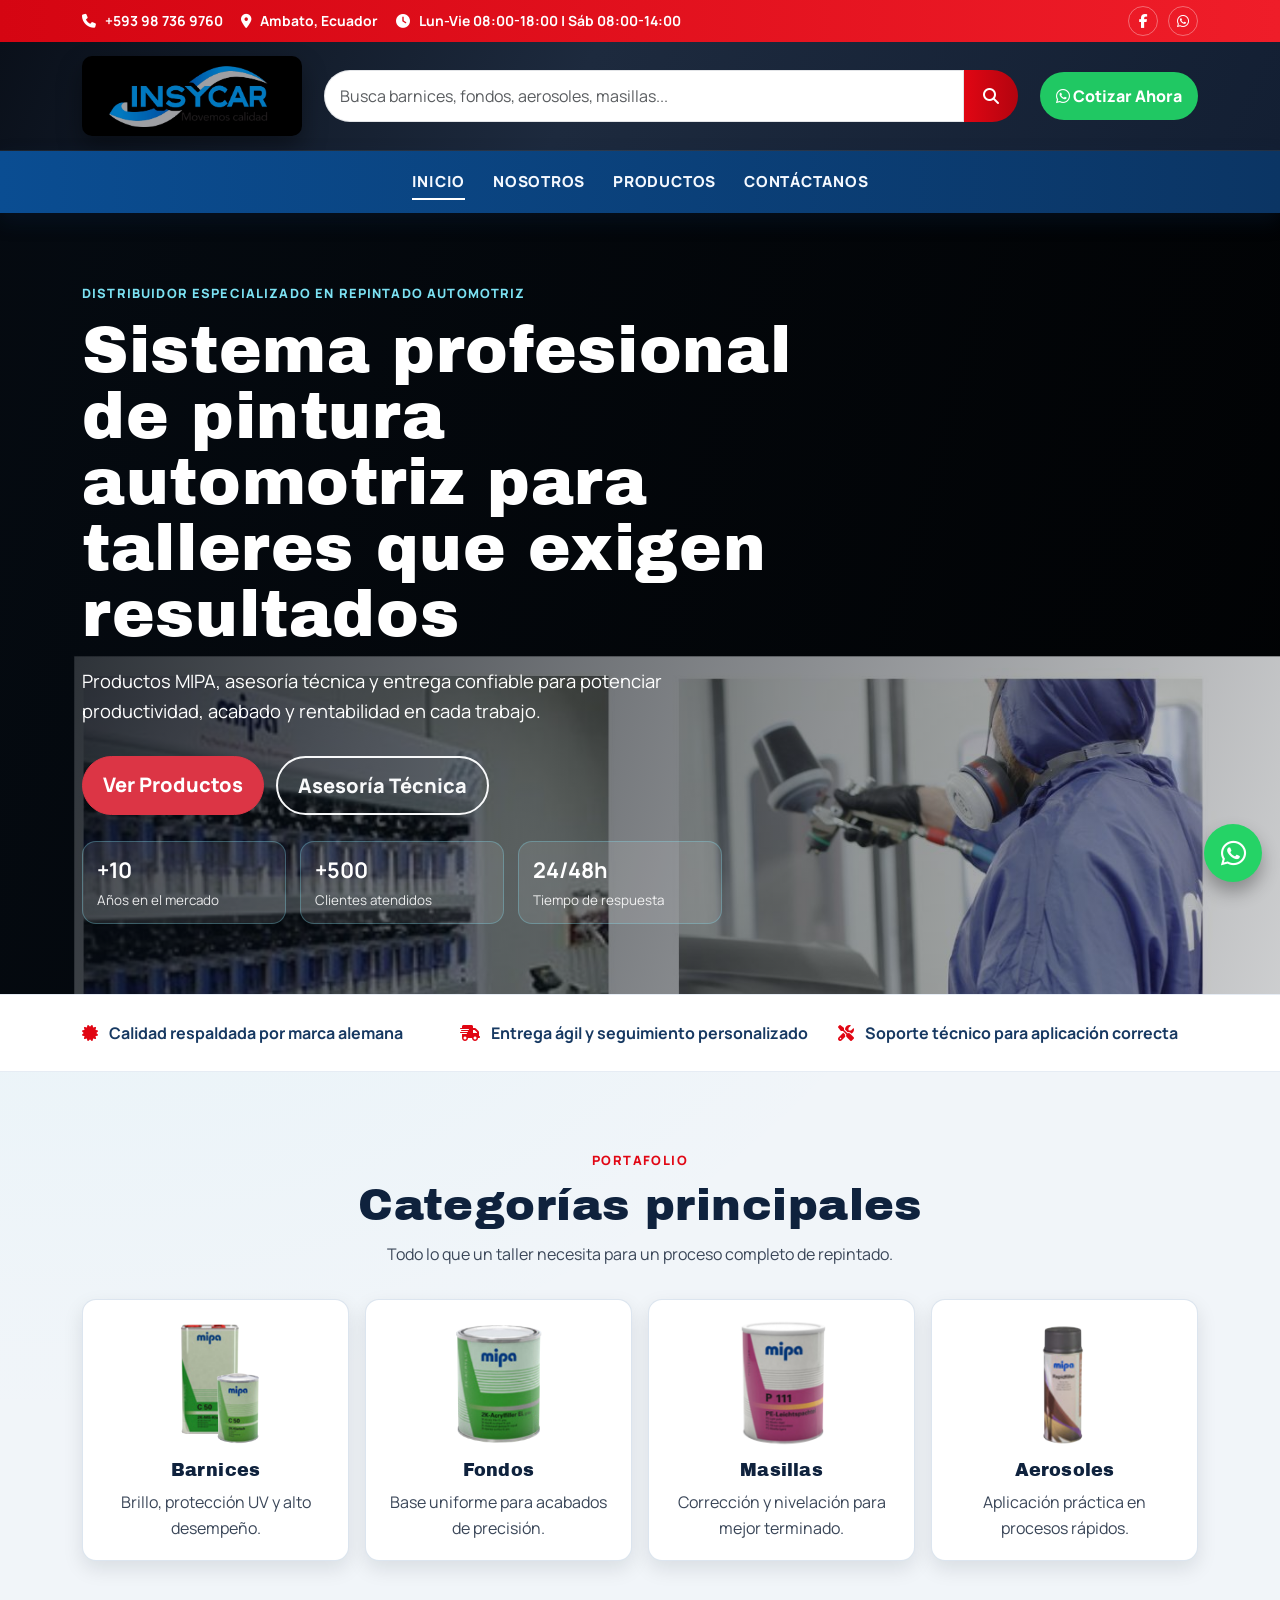
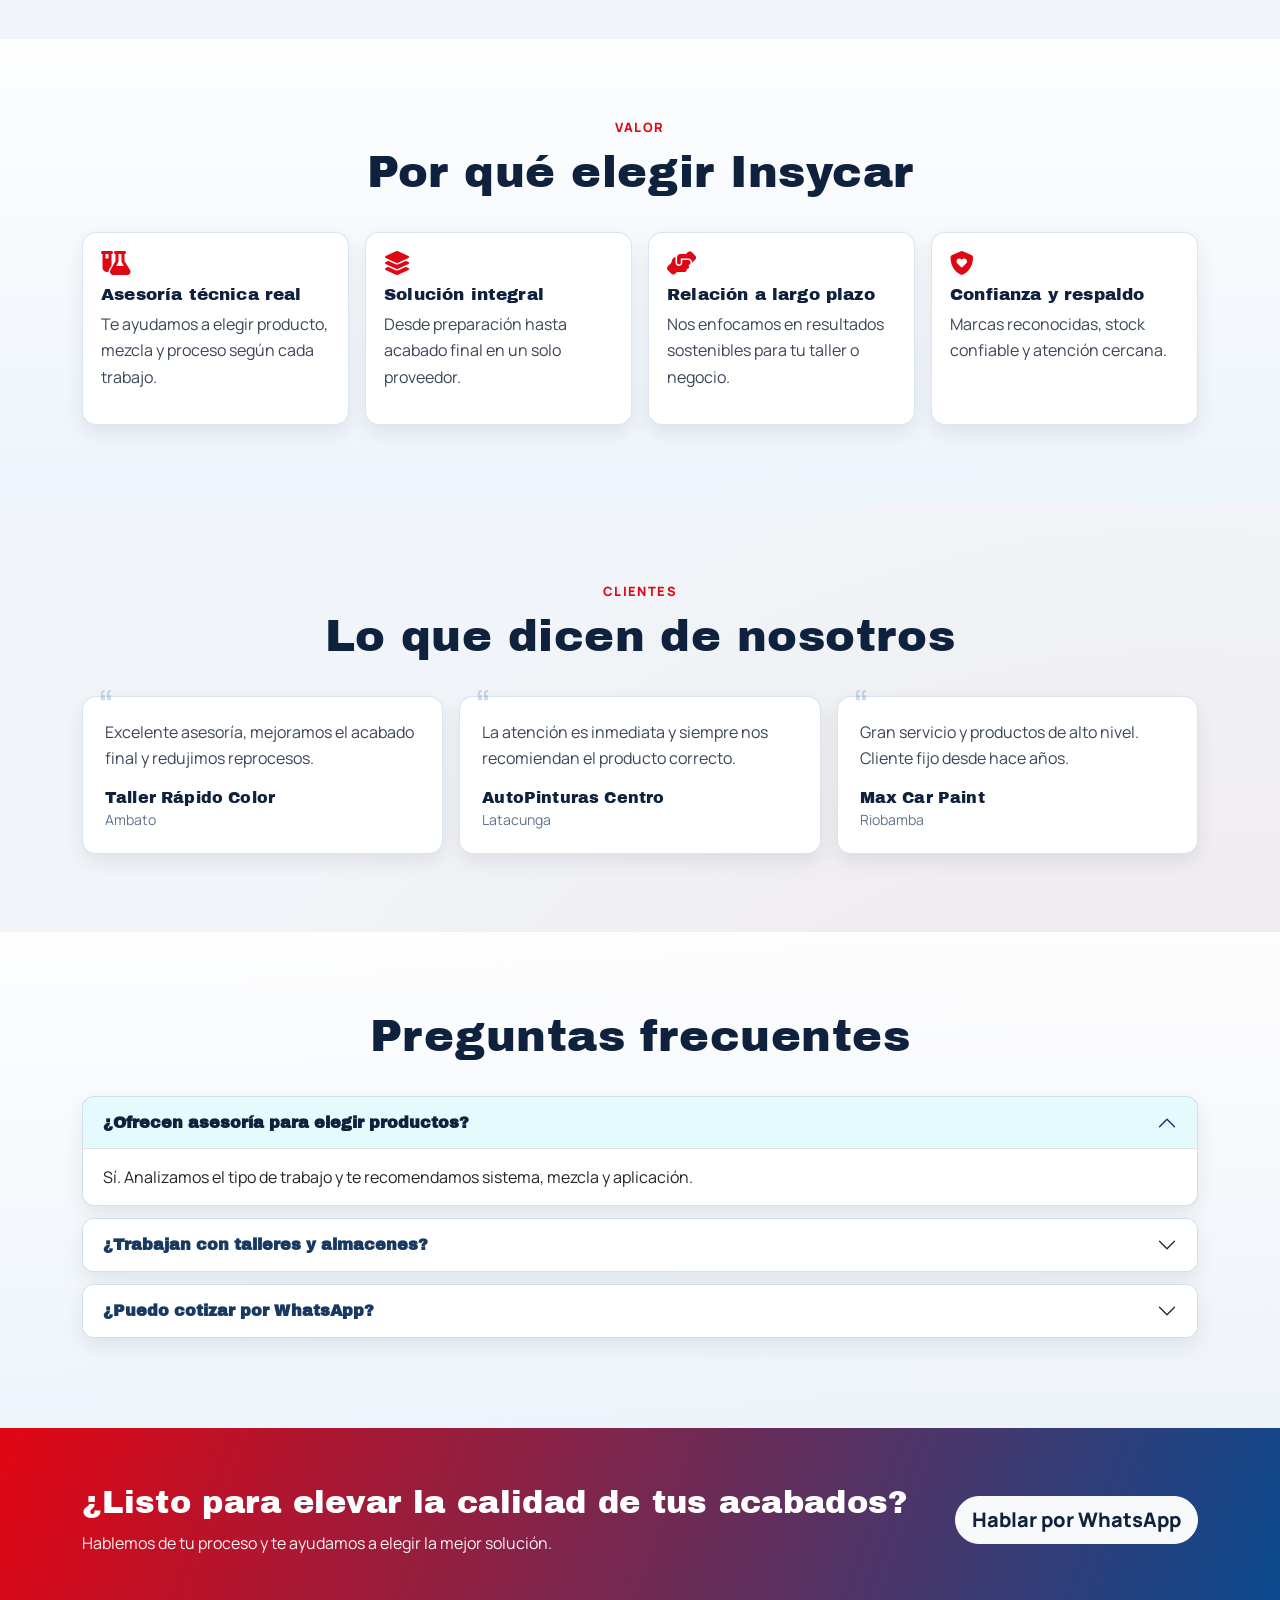
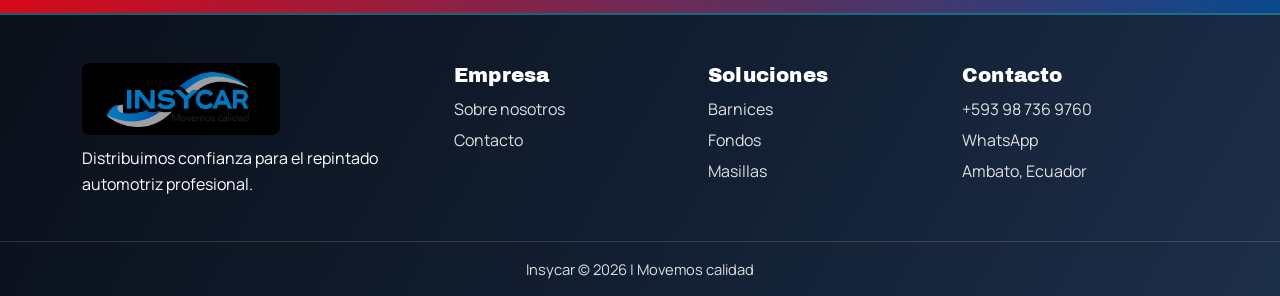
<file: index.html>
<!DOCTYPE html>
<html lang="es">

<head>
    <meta charset="UTF-8">
    <meta name="viewport" content="width=device-width, initial-scale=1.0">
    <meta name="description"
        content="Insycar - Distribuidora de pinturas automotriz, abrasivos y productos complementarios de marcas reconocidas. Asesoría técnica y calidad garantizada.">
    <title>Insycar</title>

    <!-- Bootstrap 5 -->
    <link href="https://cdn.jsdelivr.net/npm/bootstrap@5.3.0/dist/css/bootstrap.min.css" rel="stylesheet">
    <!-- Font Awesome -->
    <link rel="stylesheet" href="https://cdnjs.cloudflare.com/ajax/libs/font-awesome/6.4.0/css/all.min.css">
    <link
        href="https://fonts.googleapis.com/css2?family=Archivo+Black&family=Manrope:wght@400;500;600;700;800&display=swap"
        rel="stylesheet">
    <!-- Estilos personalizados -->
    <link rel="stylesheet" href="css/styles.css">
    <link rel="icon" href="images/InsycarLogo.jpg">
</head>

<body>

    <div class="utility-bar">
        <div class="container utility-content">
            <div class="utility-left">
                <span><i class="fa-solid fa-phone"></i> +593 98 736 9760</span>
                <span><i class="fa-solid fa-location-dot"></i> Ambato, Ecuador</span>
                <span><i class="fa-solid fa-clock"></i> Lun-Vie 08:00-18:00 | Sáb 08:00-14:00</span>
            </div>
            <div class="utility-right">
                <a href="https://www.facebook.com/share/19xnrtgcd5/" target="_blank" aria-label="Facebook">
                    <i class="fab fa-facebook-f"></i>
                </a>
                <a href="https://wa.me/593987369760" target="_blank" aria-label="WhatsApp">
                    <i class="fab fa-whatsapp"></i>
                </a>
            </div>
        </div>
    </div>

    <header class="main-header">
        <div class="container header-grid">
            <a href="index.html" class="brand">
                <img src="images/InsycarLogo.jpg" alt="Insycar - Movemos calidad" class="logo-hover">
            </a>

            <div class="search-bar">
                <form id="searchForm" class="d-flex">
                    <input type="text" id="searchInput" class="form-control"
                        placeholder="Busca barnices, fondos, aerosoles, masillas...">
                    <button type="submit" class="btn btn-danger"><i class="fas fa-search"></i></button>
                </form>
            </div>

            <a href="https://wa.me/593987369760?text=Hola%20Insycar,%20quiero%20una%20cotización" target="_blank"
                class="header-cta">
                <i class="fab fa-whatsapp"></i> Cotizar Ahora
            </a>
        </div>
    </header>

    <nav class="main-nav">
        <div class="container nav-wrapper">
            <button class="nav-toggler" id="navToggler" aria-label="Abrir menú">
                <span></span><span></span><span></span>
            </button>
            <div class="nav-links" id="navMenu">
                <a href="index.html">Inicio</a>
                <a href="sobreNosotors.html">Nosotros</a>
                <a href="productos.html">Productos</a>
                <a href="contatanos.html">Contáctanos</a>
            </div>
        </div>
    </nav>

    <section class="hero-pro">
        <div class="hero-overlay"></div>
        <div class="container hero-content">
            <div class="hero-left reveal">
                <p class="hero-kicker">Distribuidor especializado en repintado automotriz</p>
                <h1>Sistema profesional de pintura automotriz para talleres que exigen resultados</h1>
                <p class="hero-sub">
                    Productos MIPA, asesoría técnica y entrega confiable para potenciar productividad,
                    acabado y rentabilidad en cada trabajo.
                </p>

                <div class="hero-actions">
                    <a href="productos.html" class="btn btn-danger btn-lg">Ver Productos</a>
                    <a href="https://wa.me/593987369760?text=Hola%20Insycar,%20quiero%20asesoría%20técnica"
                        target="_blank" class="btn btn-outline-light btn-lg">Asesoría Técnica</a>
                </div>

                <div class="hero-metrics">
                    <div><strong>+10</strong><span>Años en el mercado</span></div>
                    <div><strong>+500</strong><span>Clientes atendidos</span></div>
                    <div><strong>24/48h</strong><span>Tiempo de respuesta</span></div>
                </div>
            </div>
        </div>
    </section>

    <section class="trust-strip reveal">
        <div class="container trust-grid">
            <div><i class="fa-solid fa-certificate"></i> Calidad respaldada por marca alemana</div>
            <div><i class="fa-solid fa-truck-fast"></i> Entrega ágil y seguimiento personalizado</div>
            <div><i class="fa-solid fa-screwdriver-wrench"></i> Soporte técnico para aplicación correcta</div>
        </div>
    </section>

    <section class="section-pad">
        <div class="container">
            <div class="section-head reveal">
                <p class="mini">Portafolio</p>
                <h2>Categorías principales</h2>
                <p>Todo lo que un taller necesita para un proceso completo de repintado.</p>
            </div>

            <div class="category-cards">
                <a href="productos.html" class="cat-card reveal">
                    <img src="images/c50.png" alt="Barnices" loading="lazy">
                    <h3>Barnices</h3>
                    <p>Brillo, protección UV y alto desempeño.</p>
                </a>
                <a href="productos.html" class="cat-card reveal">
                    <img src="images/fondoEL.png" alt="Fondos" loading="lazy">
                    <h3>Fondos</h3>
                    <p>Base uniforme para acabados de precisión.</p>
                </a>
                <a href="productos.html" class="cat-card reveal">
                    <img src="images/P111.png" alt="Masillas" loading="lazy">
                    <h3>Masillas</h3>
                    <p>Corrección y nivelación para mejor terminado.</p>
                </a>
                <a href="productos.html" class="cat-card reveal">
                    <img src="images/rapidfillerSpray.png" alt="Aerosoles" loading="lazy">
                    <h3>Aerosoles</h3>
                    <p>Aplicación práctica en procesos rápidos.</p>
                </a>
            </div>
        </div>
    </section>

    <section class="section-pad soft-bg">
        <div class="container">
            <div class="section-head reveal">
                <p class="mini">Valor</p>
                <h2>Por qué elegir Insycar</h2>
            </div>

            <div class="value-grid">
                <article class="value-card reveal">
                    <i class="fa-solid fa-flask-vial"></i>
                    <h3>Asesoría técnica real</h3>
                    <p>Te ayudamos a elegir producto, mezcla y proceso según cada trabajo.</p>
                </article>
                <article class="value-card reveal">
                    <i class="fa-solid fa-layer-group"></i>
                    <h3>Solución integral</h3>
                    <p>Desde preparación hasta acabado final en un solo proveedor.</p>
                </article>
                <article class="value-card reveal">
                    <i class="fa-solid fa-handshake-angle"></i>
                    <h3>Relación a largo plazo</h3>
                    <p>Nos enfocamos en resultados sostenibles para tu taller o negocio.</p>
                </article>
                <article class="value-card reveal">
                    <i class="fa-solid fa-shield-heart"></i>
                    <h3>Confianza y respaldo</h3>
                    <p>Marcas reconocidas, stock confiable y atención cercana.</p>
                </article>
            </div>
        </div>
    </section>

    <section class="section-pad">
        <div class="container">
            <div class="section-head reveal">
                <p class="mini">Clientes</p>
                <h2>Lo que dicen de nosotros</h2>
            </div>

            <div class="testimonials-grid">
                <article class="testimonial reveal">
                    <p>Excelente asesoría, mejoramos el acabado final y redujimos reprocesos.</p>
                    <h4>Taller Rápido Color</h4>
                    <span>Ambato</span>
                </article>
                <article class="testimonial reveal">
                    <p>La atención es inmediata y siempre nos recomiendan el producto correcto.</p>
                    <h4>AutoPinturas Centro</h4>
                    <span>Latacunga</span>
                </article>
                <article class="testimonial reveal">
                    <p>Gran servicio y productos de alto nivel. Cliente fijo desde hace años.</p>
                    <h4>Max Car Paint</h4>
                    <span>Riobamba</span>
                </article>
            </div>
        </div>
    </section>

    <section class="section-pad soft-bg">
        <div class="container">
            <div class="section-head reveal">
                <h2>Preguntas frecuentes</h2>
            </div>

            <div class="accordion pro-accordion" id="faqInsycar">
                <div class="accordion-item reveal">
                    <h2 class="accordion-header" id="faqOne">
                        <button class="accordion-button" type="button" data-bs-toggle="collapse"
                            data-bs-target="#faqOneBody" aria-expanded="true" aria-controls="faqOneBody">
                            ¿Ofrecen asesoría para elegir productos?
                        </button>
                    </h2>
                    <div id="faqOneBody" class="accordion-collapse collapse show" aria-labelledby="faqOne"
                        data-bs-parent="#faqInsycar">
                        <div class="accordion-body">
                            Sí. Analizamos el tipo de trabajo y te recomendamos sistema, mezcla y aplicación.
                        </div>
                    </div>
                </div>

                <div class="accordion-item reveal">
                    <h2 class="accordion-header" id="faqTwo">
                        <button class="accordion-button collapsed" type="button" data-bs-toggle="collapse"
                            data-bs-target="#faqTwoBody" aria-expanded="false" aria-controls="faqTwoBody">
                            ¿Trabajan con talleres y almacenes?
                        </button>
                    </h2>
                    <div id="faqTwoBody" class="accordion-collapse collapse" aria-labelledby="faqTwo"
                        data-bs-parent="#faqInsycar">
                        <div class="accordion-body">
                            Sí, atendemos clientes profesionales y distribuidores con atención personalizada.
                        </div>
                    </div>
                </div>

                <div class="accordion-item reveal">
                    <h2 class="accordion-header" id="faqThree">
                        <button class="accordion-button collapsed" type="button" data-bs-toggle="collapse"
                            data-bs-target="#faqThreeBody" aria-expanded="false" aria-controls="faqThreeBody">
                            ¿Puedo cotizar por WhatsApp?
                        </button>
                    </h2>
                    <div id="faqThreeBody" class="accordion-collapse collapse" aria-labelledby="faqThree"
                        data-bs-parent="#faqInsycar">
                        <div class="accordion-body">
                            Claro. Escríbenos y te respondemos con opciones y tiempos de entrega.
                        </div>
                    </div>
                </div>
            </div>
        </div>
    </section>

    <section class="cta-band reveal">
        <div class="container cta-band-content">
            <div>
                <h2>¿Listo para elevar la calidad de tus acabados?</h2>
                <p>Hablemos de tu proceso y te ayudamos a elegir la mejor solución.</p>
            </div>
            <a href="https://wa.me/593987369760?text=Hola%20Insycar,%20quiero%20una%20cotización" target="_blank"
                class="btn btn-light btn-lg">Hablar por WhatsApp</a>
        </div>
    </section>

    <footer class="footer-pro">
        <div class="container footer-grid">
            <div>
                <img src="images/InsycarLogo.jpg" alt="Insycar" class="footer-logo">
                <p>Distribuimos confianza para el repintado automotriz profesional.</p>
            </div>
            <div>
                <h5>Empresa</h5>
                <ul>
                    <li><a href="sobreNosotors.html">Sobre nosotros</a></li>
                    <li><a href="contatanos.html">Contacto</a></li>
                </ul>
            </div>
            <div>
                <h5>Soluciones</h5>
                <ul>
                    <li><a href="productos.html">Barnices</a></li>
                    <li><a href="productos.html">Fondos</a></li>
                    <li><a href="productos.html">Masillas</a></li>
                </ul>
            </div>
            <div>
                <h5>Contacto</h5>
                <ul>
                    <li><a href="tel:+593987369760">+593 98 736 9760</a></li>
                    <li><a href="https://wa.me/593987369760" target="_blank">WhatsApp</a></li>
                    <li>Ambato, Ecuador</li>
                </ul>
            </div>
        </div>
        <div class="footer-bottom">
            Insycar © 2026 | Movemos calidad
        </div>
    </footer>

    <div class="whatsapp-float">
        <a href="https://wa.me/593987369760" target="_blank" aria-label="WhatsApp">
            <i class="fab fa-whatsapp"></i>
        </a>
    </div>

    <script src="https://cdn.jsdelivr.net/npm/bootstrap@5.3.0/dist/js/bootstrap.bundle.min.js"></script>
    <script src="js/scripts.js"></script>
</body>

</html>
</file>
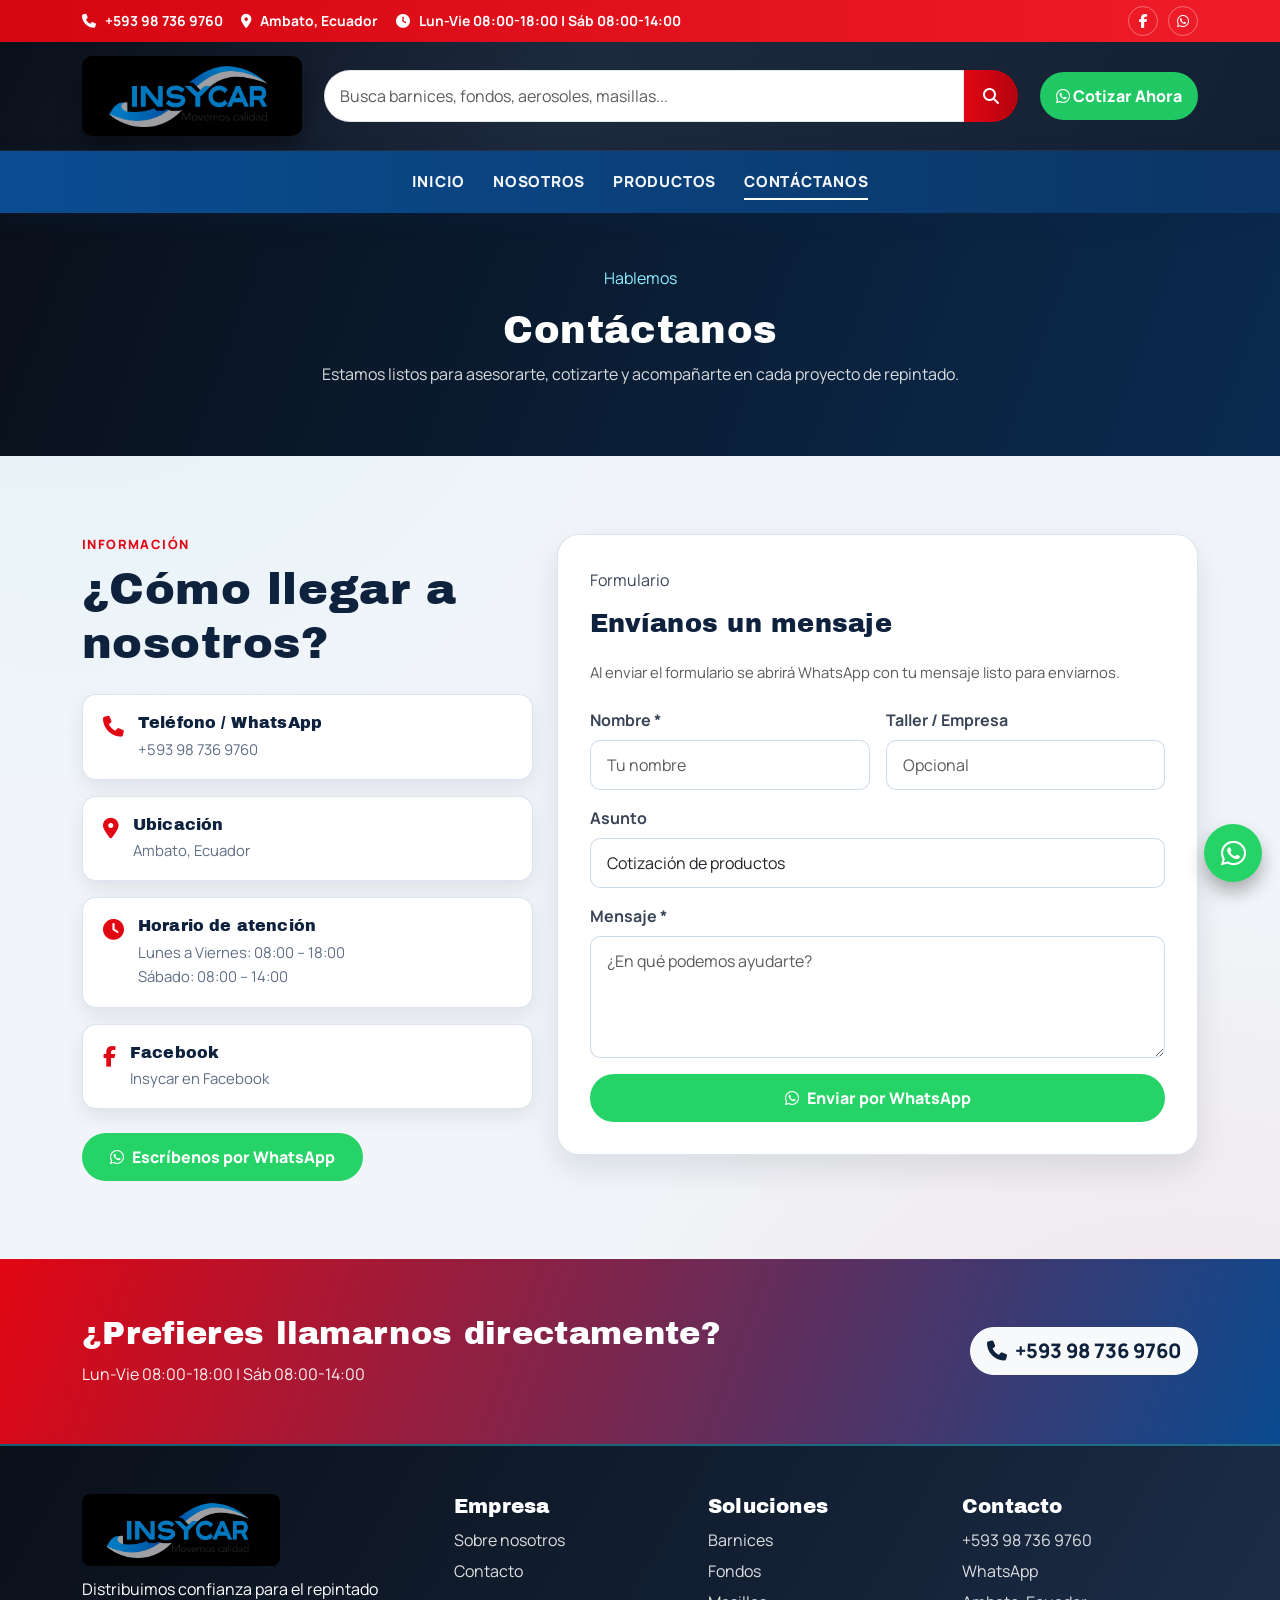
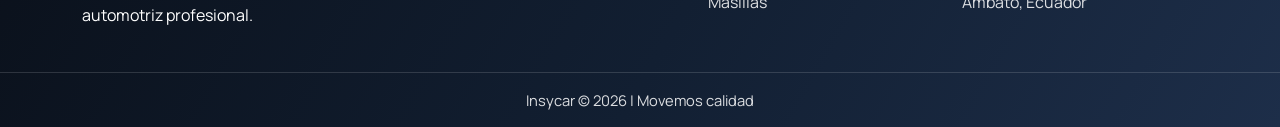
<file: contatanos.html>
<!DOCTYPE html>
<html lang="es">

<head>
    <meta charset="UTF-8">
    <meta name="viewport" content="width=device-width, initial-scale=1.0">
    <meta name="description" content="Contáctanos para consultas, cotizaciones y asesoría técnica sobre productos MIPA. Insycar - Ambato, Ecuador.">
    <title>Contáctanos - Insycar</title>
    <link href="https://cdn.jsdelivr.net/npm/bootstrap@5.3.0/dist/css/bootstrap.min.css" rel="stylesheet">
    <link rel="stylesheet" href="https://cdnjs.cloudflare.com/ajax/libs/font-awesome/6.4.0/css/all.min.css">
    <link href="https://fonts.googleapis.com/css2?family=Archivo+Black&family=Manrope:wght@400;500;600;700;800&display=swap" rel="stylesheet">
    <link rel="stylesheet" href="css/styles.css">
    <link rel="icon" href="images/InsycarLogo.jpg">
</head>

<body>

    <div class="utility-bar">
        <div class="container utility-content">
            <div class="utility-left">
                <span><i class="fa-solid fa-phone"></i> +593 98 736 9760</span>
                <span><i class="fa-solid fa-location-dot"></i> Ambato, Ecuador</span>
                <span><i class="fa-solid fa-clock"></i> Lun-Vie 08:00-18:00 | Sáb 08:00-14:00</span>
            </div>
            <div class="utility-right">
                <a href="https://www.facebook.com/share/19xnrtgcd5/" target="_blank" aria-label="Facebook">
                    <i class="fab fa-facebook-f"></i>
                </a>
                <a href="https://wa.me/593987369760" target="_blank" aria-label="WhatsApp">
                    <i class="fab fa-whatsapp"></i>
                </a>
            </div>
        </div>
    </div>

    <header class="main-header">
        <div class="container header-grid">
            <a href="index.html" class="brand">
                <img src="images/InsycarLogo.jpg" alt="Insycar - Movemos calidad" class="logo-hover">
            </a>
            <div class="search-bar">
                <form id="searchForm" class="d-flex">
                    <input type="text" id="searchInput" class="form-control" placeholder="Busca barnices, fondos, aerosoles, masillas...">
                    <button type="submit" class="btn btn-danger"><i class="fas fa-search"></i></button>
                </form>
            </div>
            <a href="https://wa.me/593987369760?text=Hola%20Insycar,%20quiero%20una%20cotización" target="_blank" class="header-cta">
                <i class="fab fa-whatsapp"></i> Cotizar Ahora
            </a>
        </div>
    </header>

    <nav class="main-nav">
        <div class="container nav-wrapper">
            <button class="nav-toggler" id="navToggler" aria-label="Abrir menú">
                <span></span><span></span><span></span>
            </button>
            <div class="nav-links" id="navMenu">
                <a href="index.html">Inicio</a>
                <a href="sobreNosotors.html">Nosotros</a>
                <a href="productos.html">Productos</a>
                <a href="contatanos.html">Contáctanos</a>
            </div>
        </div>
    </nav>

    <!-- Hero contacto -->
    <section class="contact-hero">
        <div class="container">
            <p class="mini" style="color:#8fefff;">Hablemos</p>
            <h1>Contáctanos</h1>
            <p>Estamos listos para asesorarte, cotizarte y acompañarte en cada proyecto de repintado.</p>
        </div>
    </section>

    <section class="section-pad">
        <div class="container">
            <div class="row g-4">

                <!-- Columna izquierda: info de contacto -->
                <div class="col-lg-5">
                    <div class="section-head" style="text-align:left; margin-bottom:24px;">
                        <p class="mini">Información</p>
                        <h2>¿Cómo llegar a nosotros?</h2>
                    </div>

                    <div class="d-flex flex-column gap-3 mb-4">
                        <div class="contact-info-card reveal">
                            <i class="fa-solid fa-phone"></i>
                            <div>
                                <h5>Teléfono / WhatsApp</h5>
                                <a href="tel:+593987369760">+593 98 736 9760</a>
                            </div>
                        </div>
                        <div class="contact-info-card reveal">
                            <i class="fa-solid fa-location-dot"></i>
                            <div>
                                <h5>Ubicación</h5>
                                <p>Ambato, Ecuador</p>
                            </div>
                        </div>
                        <div class="contact-info-card reveal">
                            <i class="fa-solid fa-clock"></i>
                            <div>
                                <h5>Horario de atención</h5>
                                <p>Lunes a Viernes: 08:00 – 18:00<br>Sábado: 08:00 – 14:00</p>
                            </div>
                        </div>
                        <div class="contact-info-card reveal">
                            <i class="fab fa-facebook-f"></i>
                            <div>
                                <h5>Facebook</h5>
                                <a href="https://www.facebook.com/share/19xnrtgcd5/" target="_blank">Insycar en Facebook</a>
                            </div>
                        </div>
                    </div>

                    <a href="https://wa.me/593987369760?text=Hola%20Insycar,%20quiero%20información%20sobre%20sus%20productos" target="_blank" class="contact-wa-btn reveal">
                        <i class="fab fa-whatsapp"></i> Escríbenos por WhatsApp
                    </a>
                </div>

                <!-- Columna derecha: formulario -->
                <div class="col-lg-7">
                    <div class="contact-form-card reveal">
                        <p class="mini">Formulario</p>
                        <h2 style="font-size:1.6rem; margin-bottom:20px;">Envíanos un mensaje</h2>
                        <p class="text-muted mb-4" style="font-size:0.93rem;">Al enviar el formulario se abrirá WhatsApp con tu mensaje listo para enviarnos.</p>
                        <form id="contactForm" novalidate>
                            <div class="row g-3">
                                <div class="col-sm-6">
                                    <label for="nombre" class="form-label fw-bold">Nombre *</label>
                                    <input type="text" class="form-control" id="nombre" placeholder="Tu nombre" required>
                                </div>
                                <div class="col-sm-6">
                                    <label for="empresa" class="form-label fw-bold">Taller / Empresa</label>
                                    <input type="text" class="form-control" id="empresa" placeholder="Opcional">
                                </div>
                                <div class="col-12">
                                    <label for="asunto" class="form-label fw-bold">Asunto</label>
                                    <select class="form-control" id="asunto">
                                        <option value="Cotización de productos">Cotización de productos</option>
                                        <option value="Asesoría técnica">Asesoría técnica</option>
                                        <option value="Información general">Información general</option>
                                        <option value="Otro">Otro</option>
                                    </select>
                                </div>
                                <div class="col-12">
                                    <label for="mensaje" class="form-label fw-bold">Mensaje *</label>
                                    <textarea class="form-control" id="mensaje" rows="4" placeholder="¿En qué podemos ayudarte?" required></textarea>
                                </div>
                                <div class="col-12">
                                    <button type="submit" class="contact-wa-btn" style="border:none; cursor:pointer; width:100%; justify-content:center;">
                                        <i class="fab fa-whatsapp"></i> Enviar por WhatsApp
                                    </button>
                                </div>
                            </div>
                        </form>
                    </div>
                </div>
            </div>
        </div>
    </section>

    <section class="cta-band reveal">
        <div class="container cta-band-content">
            <div>
                <h2>¿Prefieres llamarnos directamente?</h2>
                <p>Lun-Vie 08:00-18:00 | Sáb 08:00-14:00</p>
            </div>
            <a href="tel:+593987369760" class="btn btn-light btn-lg">
                <i class="fa-solid fa-phone me-2"></i>+593 98 736 9760
            </a>
        </div>
    </section>

    <footer class="footer-pro">
        <div class="container footer-grid">
            <div>
                <img src="images/InsycarLogo.jpg" alt="Insycar" class="footer-logo">
                <p>Distribuimos confianza para el repintado automotriz profesional.</p>
            </div>
            <div>
                <h5>Empresa</h5>
                <ul>
                    <li><a href="sobreNosotors.html">Sobre nosotros</a></li>
                    <li><a href="contatanos.html">Contacto</a></li>
                </ul>
            </div>
            <div>
                <h5>Soluciones</h5>
                <ul>
                    <li><a href="productos.html">Barnices</a></li>
                    <li><a href="productos.html">Fondos</a></li>
                    <li><a href="productos.html">Masillas</a></li>
                </ul>
            </div>
            <div>
                <h5>Contacto</h5>
                <ul>
                    <li><a href="tel:+593987369760">+593 98 736 9760</a></li>
                    <li><a href="https://wa.me/593987369760" target="_blank">WhatsApp</a></li>
                    <li>Ambato, Ecuador</li>
                </ul>
            </div>
        </div>
        <div class="footer-bottom">
            Insycar © 2026 | Movemos calidad
        </div>
    </footer>

    <div class="whatsapp-float">
        <a href="https://wa.me/593987369760" target="_blank" aria-label="WhatsApp">
            <i class="fab fa-whatsapp"></i>
        </a>
    </div>

    <script src="https://cdn.jsdelivr.net/npm/bootstrap@5.3.0/dist/js/bootstrap.bundle.min.js"></script>
    <script src="js/scripts.js"></script>
</body>

</html>
</file>
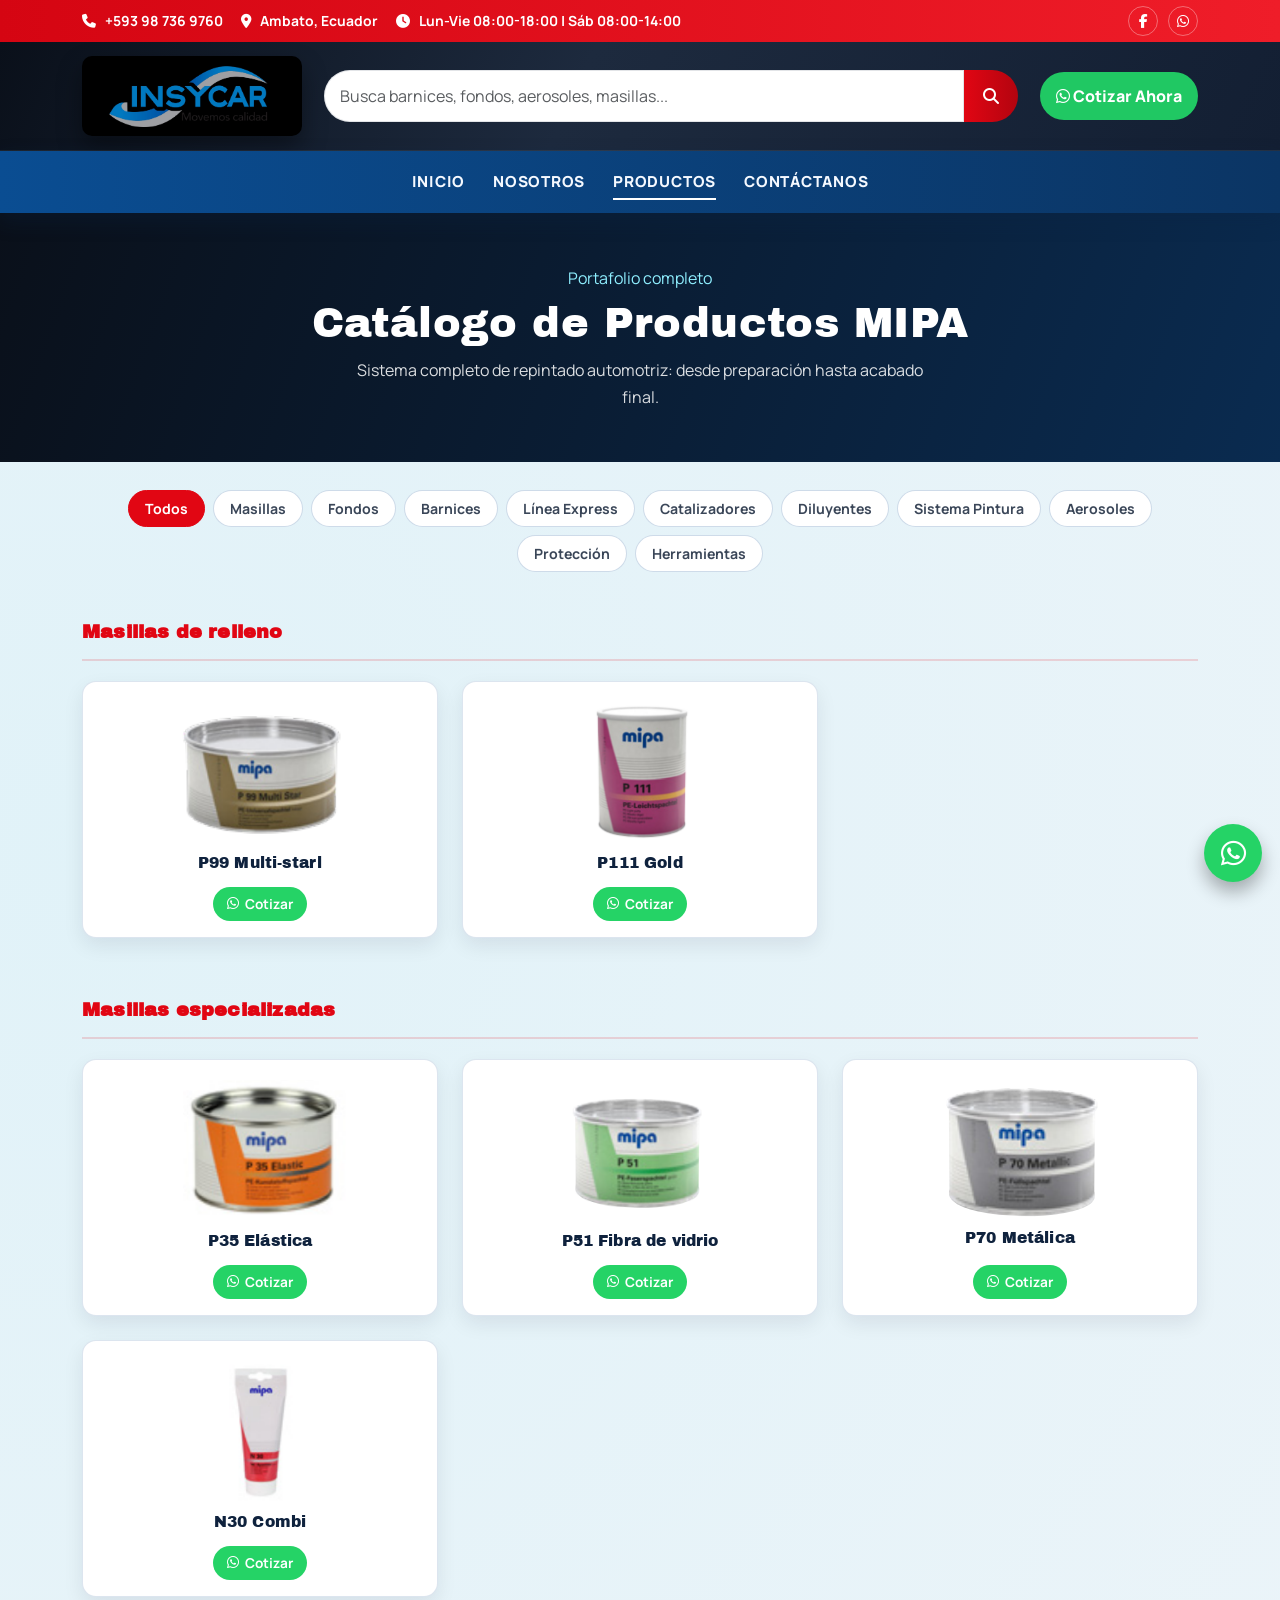
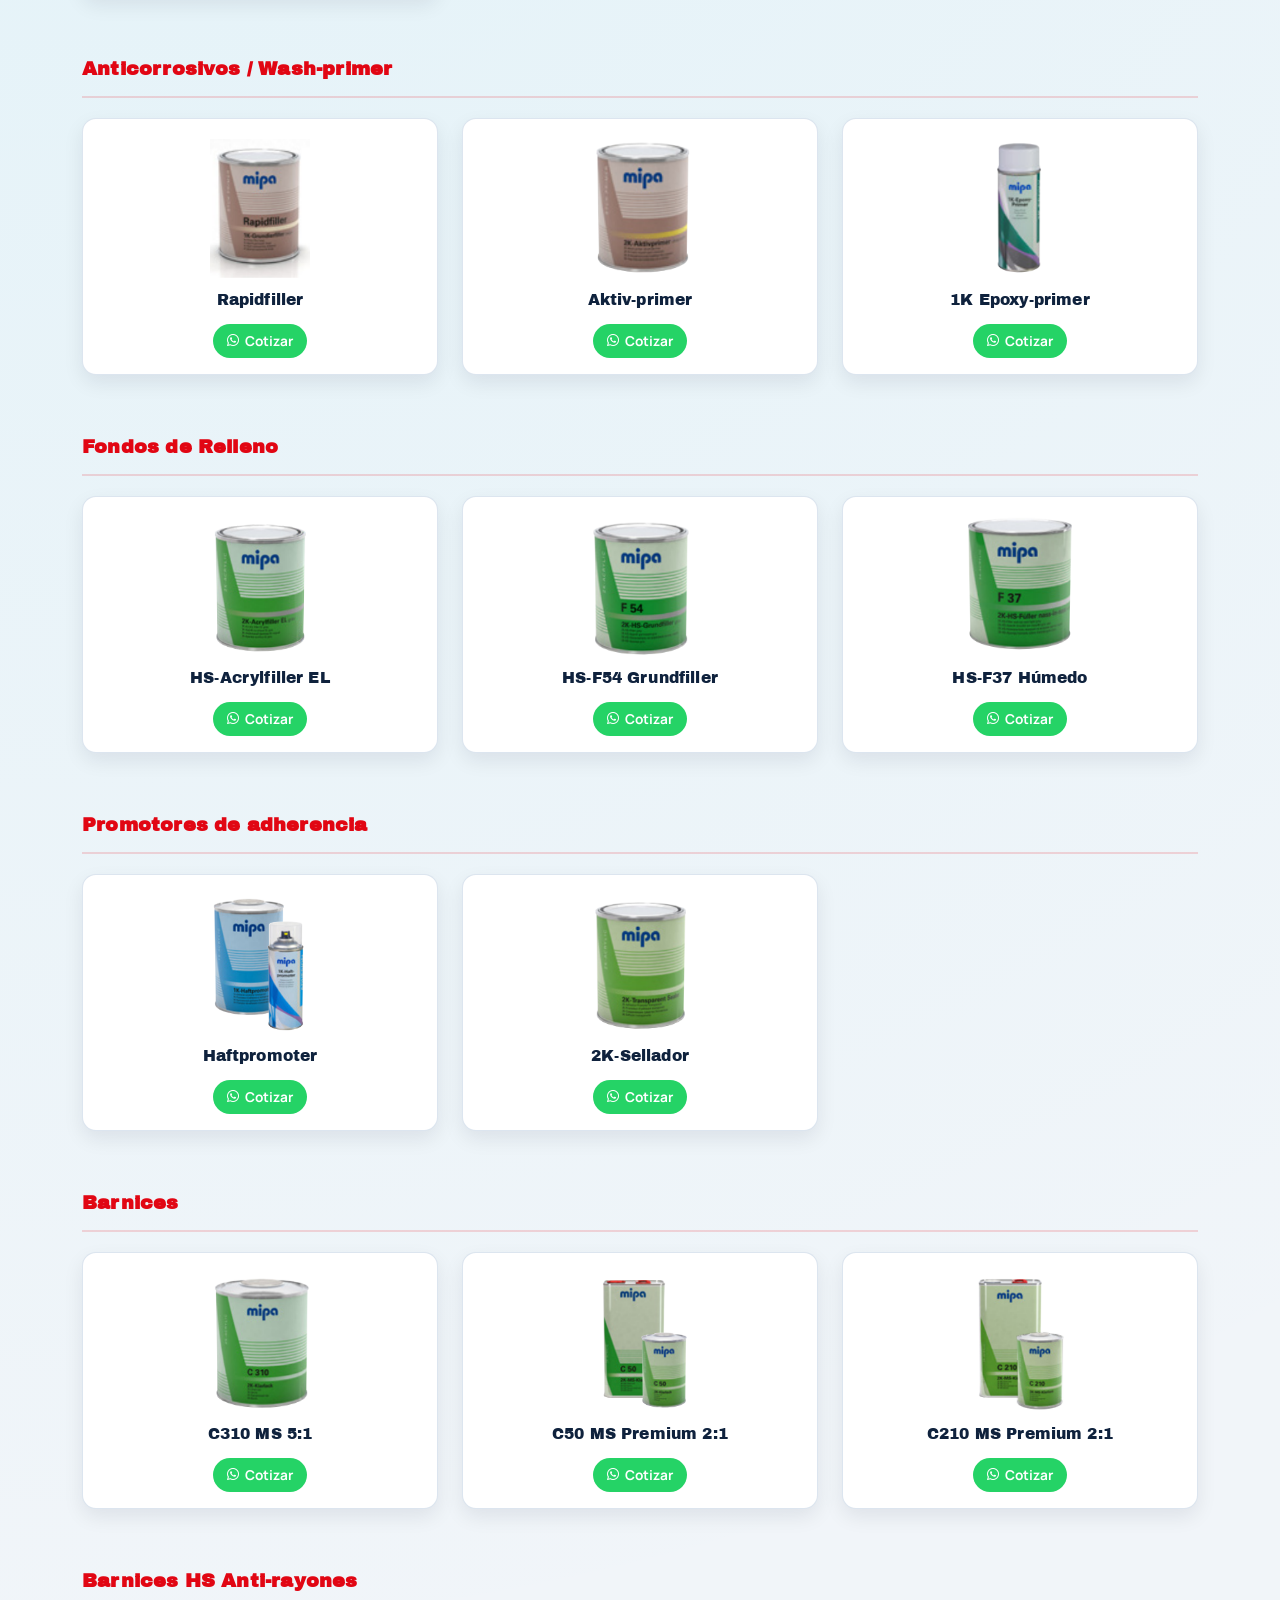
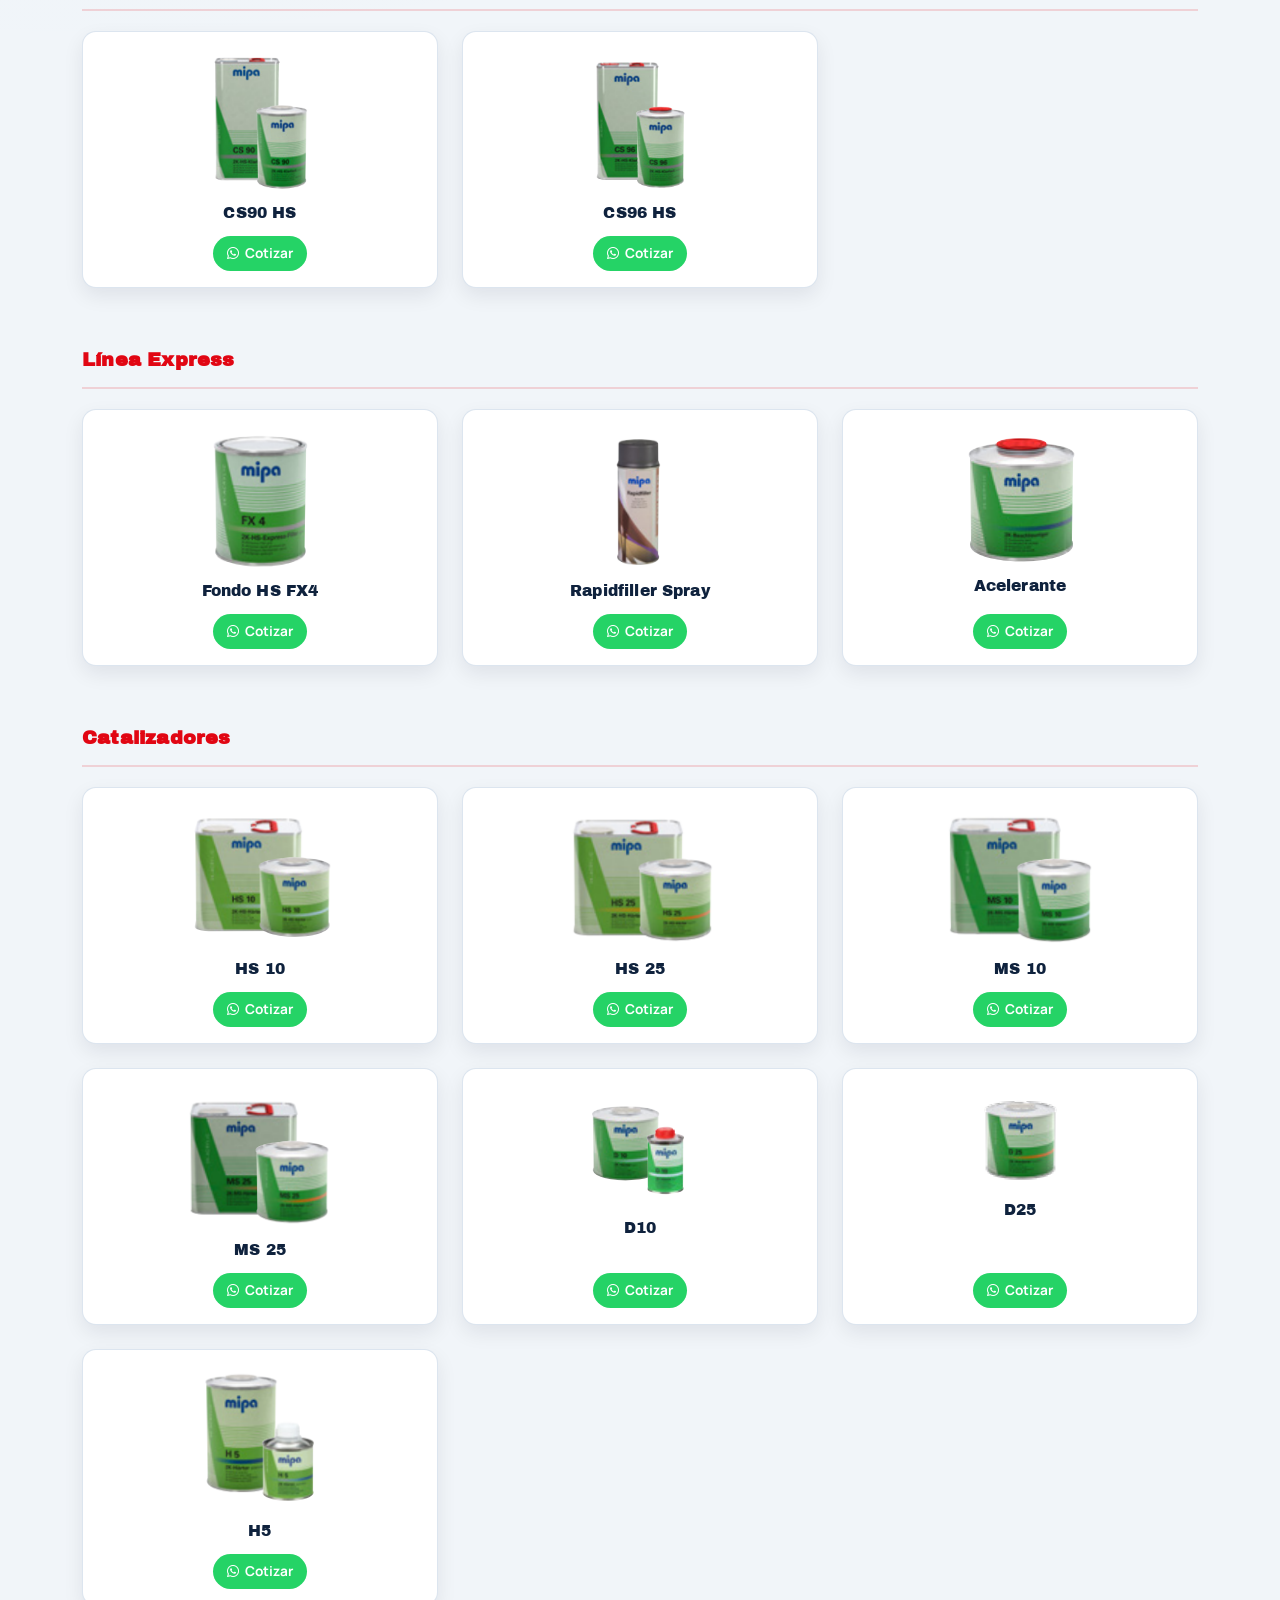
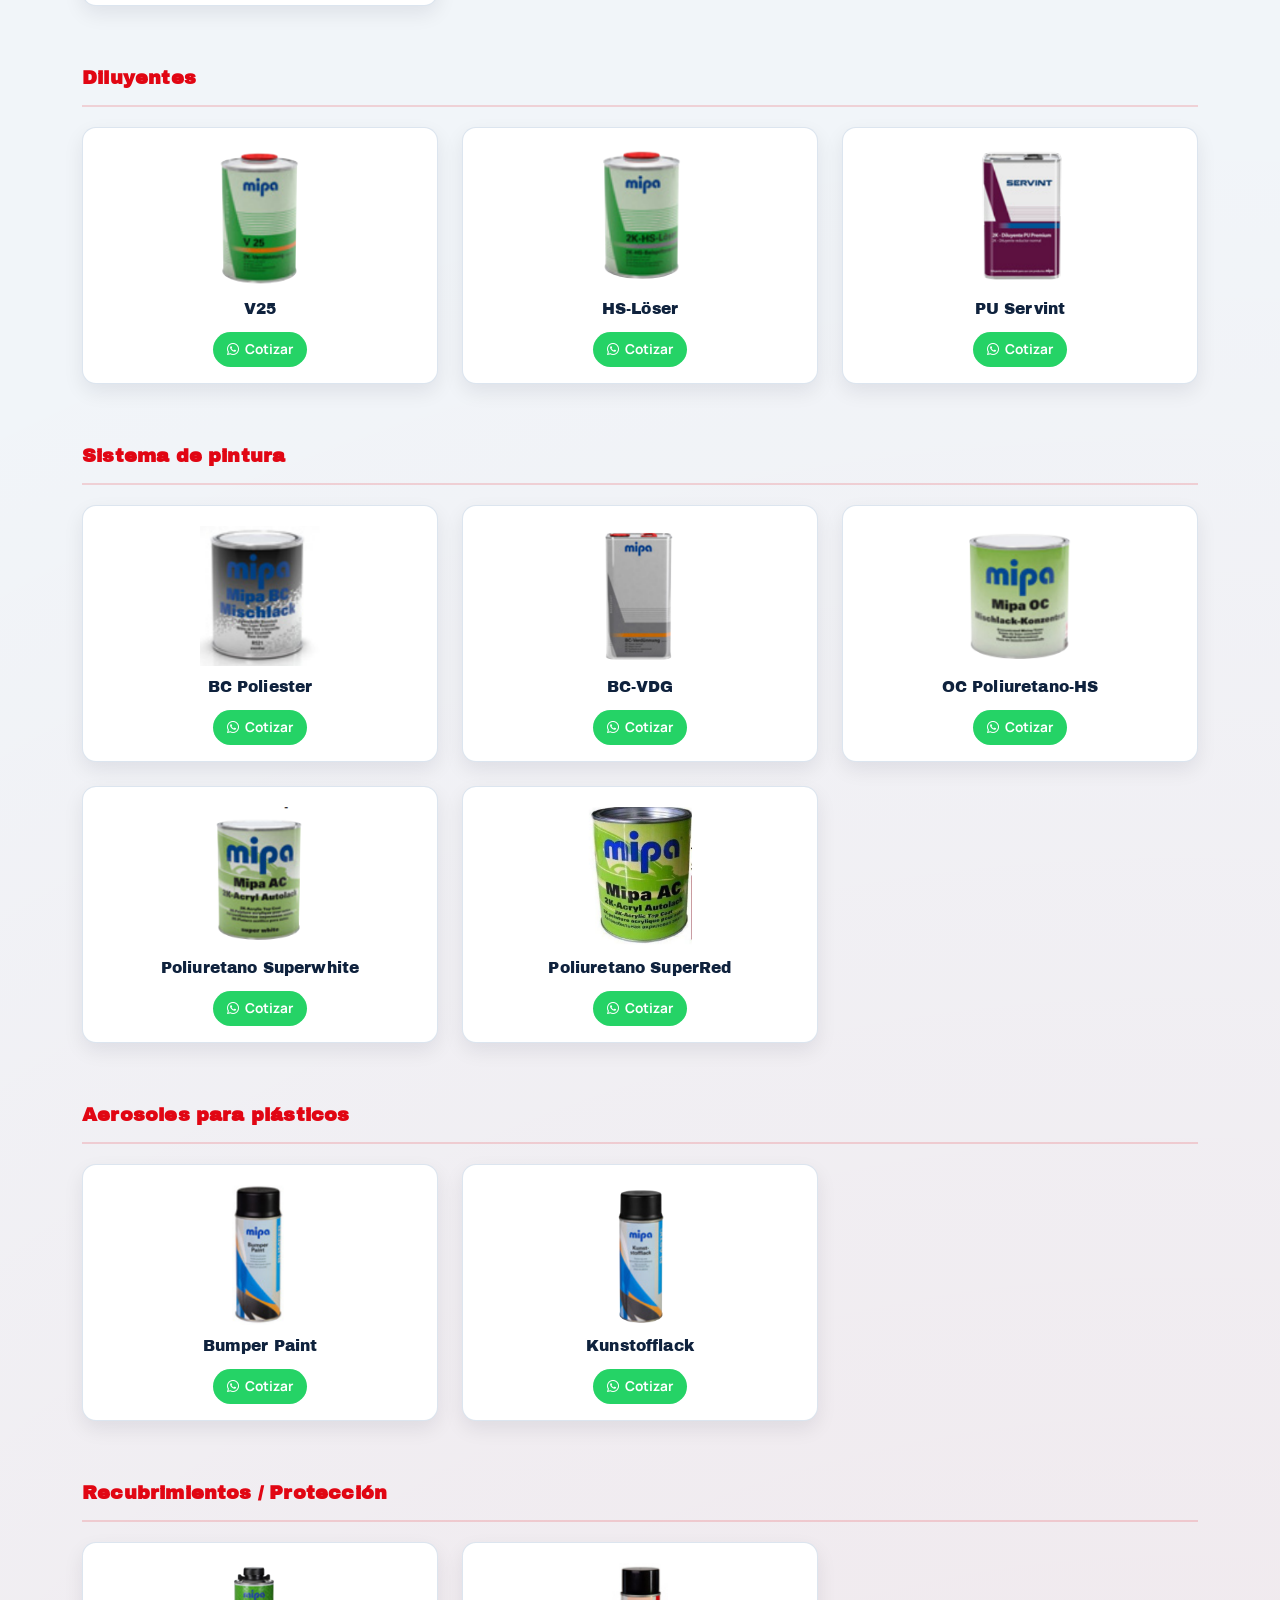
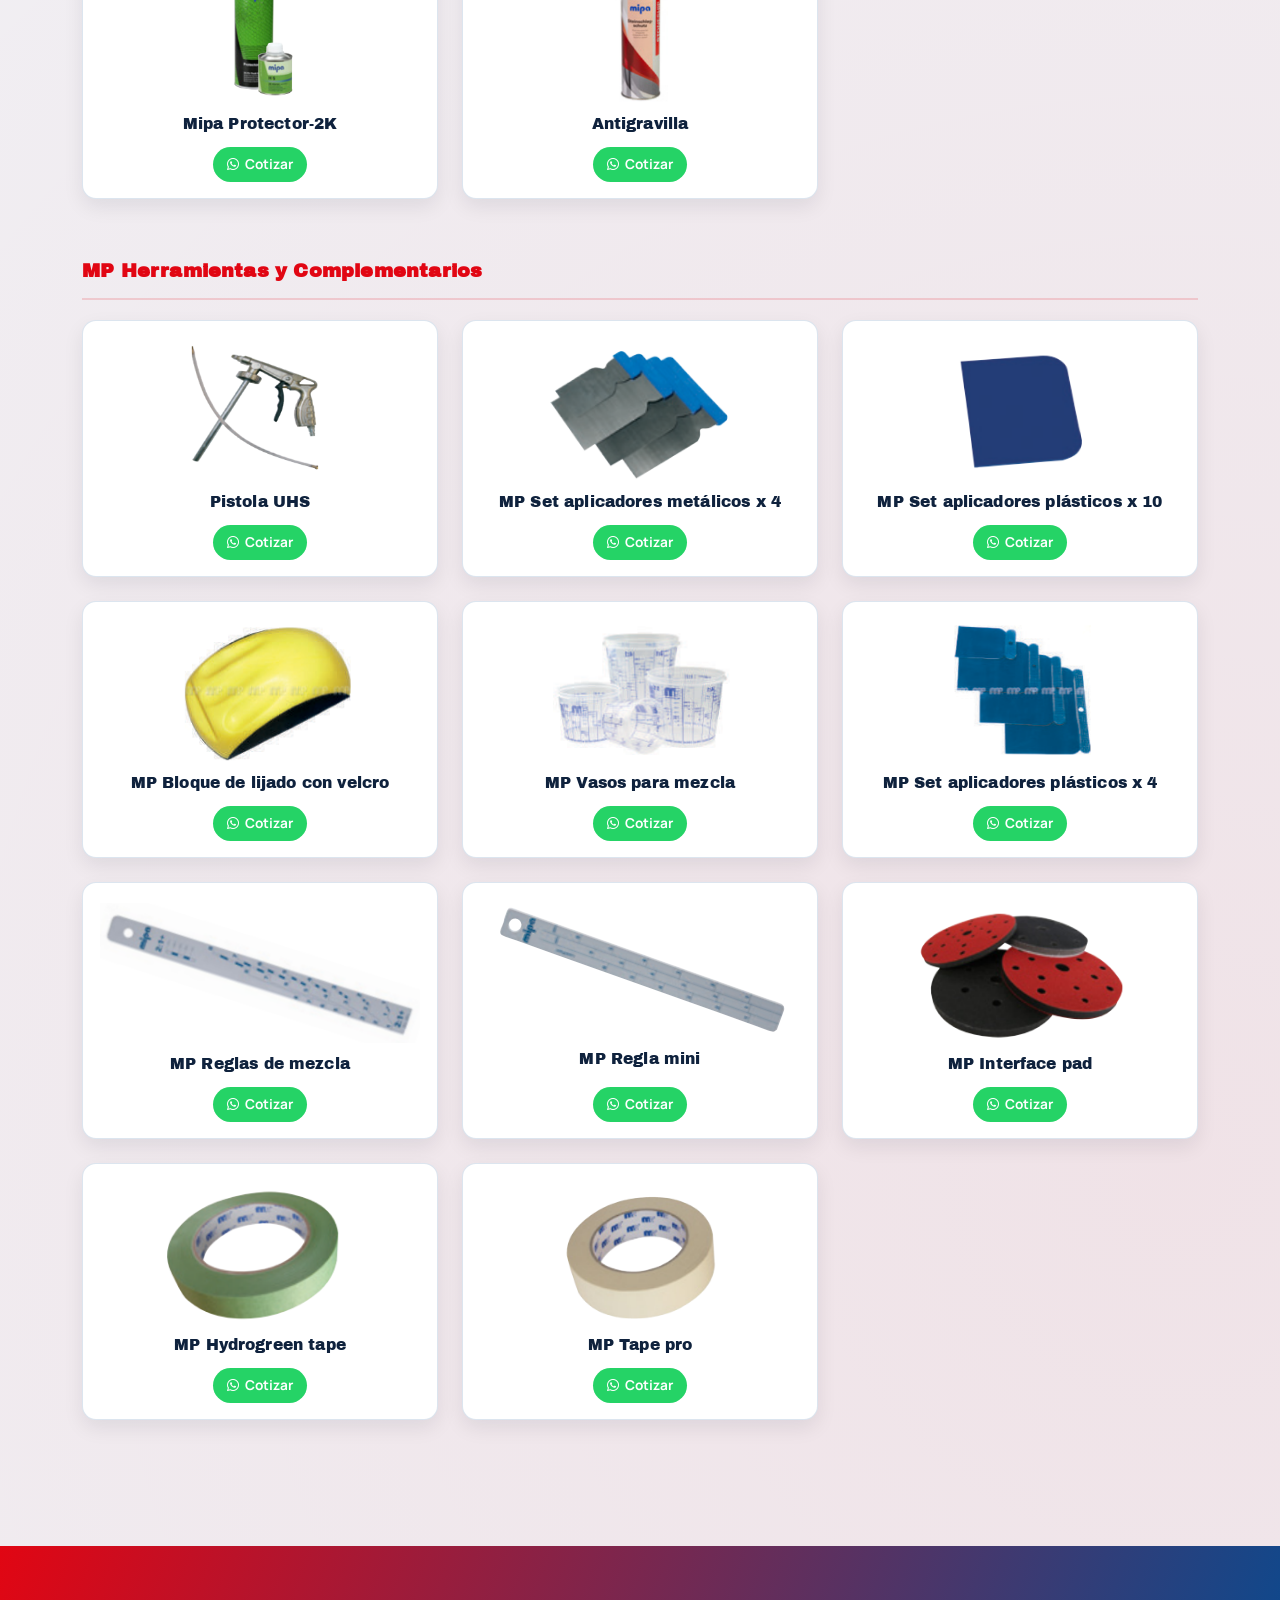
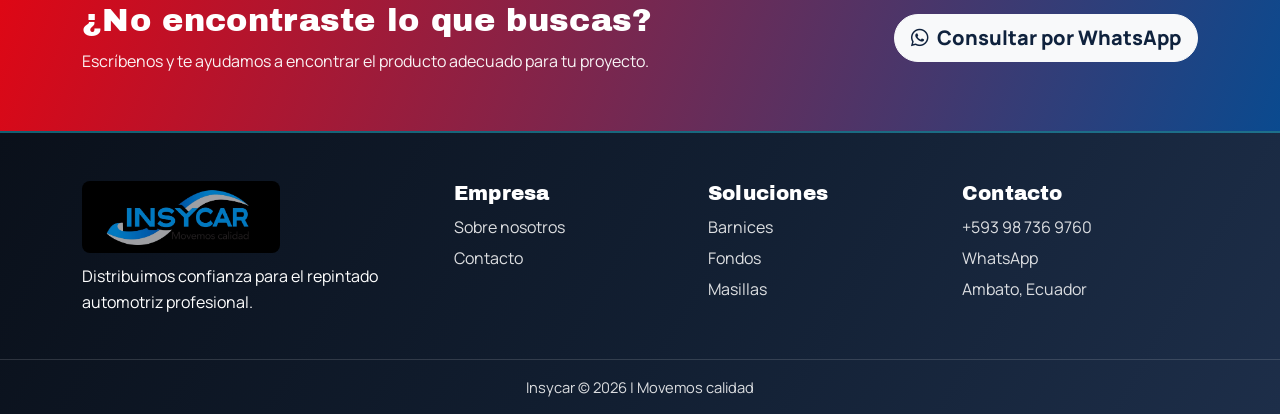
<file: productos.html>
<!DOCTYPE html>
<html lang="es">

<head>
    <meta charset="UTF-8">
    <meta name="viewport" content="width=device-width, initial-scale=1.0">
    <meta name="description" content="Catálogo completo de productos MIPA: barnices, fondos, masillas, catalizadores, diluyentes y herramientas. Distribuidos por Insycar en Ambato, Ecuador.">
    <title>Productos - Insycar</title>
    <link href="https://cdn.jsdelivr.net/npm/bootstrap@5.3.0/dist/css/bootstrap.min.css" rel="stylesheet">
    <link rel="stylesheet" href="https://cdnjs.cloudflare.com/ajax/libs/font-awesome/6.4.0/css/all.min.css">
    <link href="https://fonts.googleapis.com/css2?family=Archivo+Black&family=Manrope:wght@400;500;600;700;800&display=swap" rel="stylesheet">
    <link rel="stylesheet" href="css/styles.css">
    <link rel="icon" href="images/InsycarLogo.jpg">
</head>

<body>

    <div class="utility-bar">
        <div class="container utility-content">
            <div class="utility-left">
                <span><i class="fa-solid fa-phone"></i> +593 98 736 9760</span>
                <span><i class="fa-solid fa-location-dot"></i> Ambato, Ecuador</span>
                <span><i class="fa-solid fa-clock"></i> Lun-Vie 08:00-18:00 | Sáb 08:00-14:00</span>
            </div>
            <div class="utility-right">
                <a href="https://www.facebook.com/share/19xnrtgcd5/" target="_blank" aria-label="Facebook">
                    <i class="fab fa-facebook-f"></i>
                </a>
                <a href="https://wa.me/593987369760" target="_blank" aria-label="WhatsApp">
                    <i class="fab fa-whatsapp"></i>
                </a>
            </div>
        </div>
    </div>

    <header class="main-header">
        <div class="container header-grid">
            <a href="index.html" class="brand">
                <img src="images/InsycarLogo.jpg" alt="Insycar - Movemos calidad" class="logo-hover">
            </a>
            <div class="search-bar">
                <form id="searchForm" class="d-flex">
                    <input type="text" id="searchInput" class="form-control" placeholder="Busca barnices, fondos, aerosoles, masillas...">
                    <button type="submit" class="btn btn-danger"><i class="fas fa-search"></i></button>
                </form>
            </div>
            <a href="https://wa.me/593987369760?text=Hola%20Insycar,%20quiero%20una%20cotización" target="_blank" class="header-cta">
                <i class="fab fa-whatsapp"></i> Cotizar Ahora
            </a>
        </div>
    </header>

    <nav class="main-nav">
        <div class="container nav-wrapper">
            <button class="nav-toggler" id="navToggler" aria-label="Abrir menú">
                <span></span><span></span><span></span>
            </button>
            <div class="nav-links" id="navMenu">
                <a href="index.html">Inicio</a>
                <a href="sobreNosotors.html">Nosotros</a>
                <a href="productos.html">Productos</a>
                <a href="contatanos.html">Contáctanos</a>
            </div>
        </div>
    </nav>

    <!-- Hero productos -->
    <section class="products-hero">
        <div class="container">
            <p class="mini" style="color:#8fefff; margin-bottom:8px;">Portafolio completo</p>
            <h1>Catálogo de Productos MIPA</h1>
            <p>Sistema completo de repintado automotriz: desde preparación hasta acabado final.</p>
        </div>
    </section>

    <!-- Filtros de categoría -->
    <div class="container">
        <div class="product-filters">
            <button class="filter-btn active" data-filter="all">Todos</button>
            <button class="filter-btn" data-filter="masillas">Masillas</button>
            <button class="filter-btn" data-filter="fondos">Fondos</button>
            <button class="filter-btn" data-filter="barnices">Barnices</button>
            <button class="filter-btn" data-filter="express">Línea Express</button>
            <button class="filter-btn" data-filter="catalizadores">Catalizadores</button>
            <button class="filter-btn" data-filter="diluyentes">Diluyentes</button>
            <button class="filter-btn" data-filter="pintura">Sistema Pintura</button>
            <button class="filter-btn" data-filter="aerosoles">Aerosoles</button>
            <button class="filter-btn" data-filter="proteccion">Protección</button>
            <button class="filter-btn" data-filter="herramientas">Herramientas</button>
        </div>
    </div>

    <section class="section-pad" style="padding-top: 20px;">
        <div class="container" id="productContainer">

            <!-- 1. Masillas de relleno -->
            <div class="category-section" data-category="masillas">
                <h2 class="category-section-title">Masillas de relleno</h2>
                <div class="row g-4">
                    <div class="col-md-4 col-sm-6 product-col" data-name="p99 multi-starl">
                        <div class="product-card">
                            <img src="images/P99.png" alt="P99 Multi-starl" loading="lazy">
                            <h5>P99 Multi-starl</h5>
                            <a href="https://wa.me/593987369760?text=Hola%20Insycar%2C%20quiero%20cotizar%3A%20P99%20Multi-starl" target="_blank" class="btn-wa-product"><i class="fab fa-whatsapp"></i> Cotizar</a>
                        </div>
                    </div>
                    <div class="col-md-4 col-sm-6 product-col" data-name="p111 gold">
                        <div class="product-card">
                            <img src="images/P111.png" alt="P111 Gold" loading="lazy">
                            <h5>P111 Gold</h5>
                            <a href="https://wa.me/593987369760?text=Hola%20Insycar%2C%20quiero%20cotizar%3A%20P111%20Gold" target="_blank" class="btn-wa-product"><i class="fab fa-whatsapp"></i> Cotizar</a>
                        </div>
                    </div>
                </div>
            </div>

            <!-- 2. Masillas especializadas -->
            <div class="category-section" data-category="masillas">
                <h2 class="category-section-title">Masillas especializadas</h2>
                <div class="row g-4">
                    <div class="col-md-4 col-sm-6 product-col" data-name="p35 elástica">
                        <div class="product-card">
                            <img src="images/P35.png" alt="P35 Elástica" loading="lazy">
                            <h5>P35 Elástica</h5>
                            <a href="https://wa.me/593987369760?text=Hola%20Insycar%2C%20quiero%20cotizar%3A%20P35%20El%C3%A1stica" target="_blank" class="btn-wa-product"><i class="fab fa-whatsapp"></i> Cotizar</a>
                        </div>
                    </div>
                    <div class="col-md-4 col-sm-6 product-col" data-name="p51 fibra de vidrio">
                        <div class="product-card">
                            <img src="images/P51.png" alt="P51 Fibra de vidrio" loading="lazy">
                            <h5>P51 Fibra de vidrio</h5>
                            <a href="https://wa.me/593987369760?text=Hola%20Insycar%2C%20quiero%20cotizar%3A%20P51%20Fibra%20de%20vidrio" target="_blank" class="btn-wa-product"><i class="fab fa-whatsapp"></i> Cotizar</a>
                        </div>
                    </div>
                    <div class="col-md-4 col-sm-6 product-col" data-name="p70 metálica">
                        <div class="product-card">
                            <img src="images/P70.png" alt="P70 Metálica" loading="lazy">
                            <h5>P70 Metálica</h5>
                            <a href="https://wa.me/593987369760?text=Hola%20Insycar%2C%20quiero%20cotizar%3A%20P70%20Met%C3%A1lica" target="_blank" class="btn-wa-product"><i class="fab fa-whatsapp"></i> Cotizar</a>
                        </div>
                    </div>
                    <div class="col-md-4 col-sm-6 product-col" data-name="n30 combi">
                        <div class="product-card">
                            <img src="images/N30.png" alt="N30 Combi" loading="lazy">
                            <h5>N30 Combi</h5>
                            <a href="https://wa.me/593987369760?text=Hola%20Insycar%2C%20quiero%20cotizar%3A%20N30%20Combi" target="_blank" class="btn-wa-product"><i class="fab fa-whatsapp"></i> Cotizar</a>
                        </div>
                    </div>
                </div>
            </div>

            <!-- 3. Anticorrosivos / Wash-primer -->
            <div class="category-section" data-category="fondos">
                <h2 class="category-section-title">Anticorrosivos / Wash-primer</h2>
                <div class="row g-4">
                    <div class="col-md-4 col-sm-6 product-col" data-name="rapidfiller">
                        <div class="product-card">
                            <img src="images/RAPIDFILLER.png" alt="Rapidfiller" loading="lazy">
                            <h5>Rapidfiller</h5>
                            <a href="https://wa.me/593987369760?text=Hola%20Insycar%2C%20quiero%20cotizar%3A%20Rapidfiller" target="_blank" class="btn-wa-product"><i class="fab fa-whatsapp"></i> Cotizar</a>
                        </div>
                    </div>
                    <div class="col-md-4 col-sm-6 product-col" data-name="aktiv-primer aktive primer">
                        <div class="product-card">
                            <img src="images/akctiveprimer.png" alt="Aktiv-primer" loading="lazy">
                            <h5>Aktiv-primer</h5>
                            <a href="https://wa.me/593987369760?text=Hola%20Insycar%2C%20quiero%20cotizar%3A%20Aktiv-primer" target="_blank" class="btn-wa-product"><i class="fab fa-whatsapp"></i> Cotizar</a>
                        </div>
                    </div>
                    <div class="col-md-4 col-sm-6 product-col" data-name="1k epoxy primer">
                        <div class="product-card">
                            <img src="images/epoxyprimer.png" alt="1K Epoxy-primer" loading="lazy">
                            <h5>1K Epoxy-primer</h5>
                            <a href="https://wa.me/593987369760?text=Hola%20Insycar%2C%20quiero%20cotizar%3A%201K%20Epoxy-primer" target="_blank" class="btn-wa-product"><i class="fab fa-whatsapp"></i> Cotizar</a>
                        </div>
                    </div>
                </div>
            </div>

            <!-- 4. Fondos de Relleno -->
            <div class="category-section" data-category="fondos">
                <h2 class="category-section-title">Fondos de Relleno</h2>
                <div class="row g-4">
                    <div class="col-md-4 col-sm-6 product-col" data-name="hs-acrylfiller el fondo el">
                        <div class="product-card">
                            <img src="images/fondoEL.png" alt="HS-Acrylfiller EL" loading="lazy">
                            <h5>HS-Acrylfiller EL</h5>
                            <a href="https://wa.me/593987369760?text=Hola%20Insycar%2C%20quiero%20cotizar%3A%20HS-Acrylfiller%20EL" target="_blank" class="btn-wa-product"><i class="fab fa-whatsapp"></i> Cotizar</a>
                        </div>
                    </div>
                    <div class="col-md-4 col-sm-6 product-col" data-name="hs-f54 grundfiller f54">
                        <div class="product-card">
                            <img src="images/F54.png" alt="HS-F54 Grundfiller" loading="lazy">
                            <h5>HS-F54 Grundfiller</h5>
                            <a href="https://wa.me/593987369760?text=Hola%20Insycar%2C%20quiero%20cotizar%3A%20HS-F54%20Grundfiller" target="_blank" class="btn-wa-product"><i class="fab fa-whatsapp"></i> Cotizar</a>
                        </div>
                    </div>
                    <div class="col-md-4 col-sm-6 product-col" data-name="hs-f37 húmedo f37">
                        <div class="product-card">
                            <img src="images/f37.png" alt="HS-F37 Húmedo" loading="lazy">
                            <h5>HS-F37 Húmedo</h5>
                            <a href="https://wa.me/593987369760?text=Hola%20Insycar%2C%20quiero%20cotizar%3A%20HS-F37%20H%C3%BAmedo" target="_blank" class="btn-wa-product"><i class="fab fa-whatsapp"></i> Cotizar</a>
                        </div>
                    </div>
                </div>
            </div>

            <!-- 5. Promotores de adherencia -->
            <div class="category-section" data-category="fondos">
                <h2 class="category-section-title">Promotores de adherencia</h2>
                <div class="row g-4">
                    <div class="col-md-4 col-sm-6 product-col" data-name="haftpromoter promotor adherencia">
                        <div class="product-card">
                            <img src="images/hafpromoter.png" alt="Haftpromoter" loading="lazy">
                            <h5>Haftpromoter</h5>
                            <a href="https://wa.me/593987369760?text=Hola%20Insycar%2C%20quiero%20cotizar%3A%20Haftpromoter" target="_blank" class="btn-wa-product"><i class="fab fa-whatsapp"></i> Cotizar</a>
                        </div>
                    </div>
                    <div class="col-md-4 col-sm-6 product-col" data-name="2k-sellador sellador">
                        <div class="product-card">
                            <img src="images/selllador.png" alt="2K-Sellador" loading="lazy">
                            <h5>2K-Sellador</h5>
                            <a href="https://wa.me/593987369760?text=Hola%20Insycar%2C%20quiero%20cotizar%3A%202K-Sellador" target="_blank" class="btn-wa-product"><i class="fab fa-whatsapp"></i> Cotizar</a>
                        </div>
                    </div>
                </div>
            </div>

            <!-- 6. Barnices -->
            <div class="category-section" data-category="barnices">
                <h2 class="category-section-title">Barnices</h2>
                <div class="row g-4">
                    <div class="col-md-4 col-sm-6 product-col" data-name="c310 ms barniz">
                        <div class="product-card">
                            <img src="images/c310.png" alt="C310 MS 5:1" loading="lazy">
                            <h5>C310 MS 5:1</h5>
                            <a href="https://wa.me/593987369760?text=Hola%20Insycar%2C%20quiero%20cotizar%3A%20C310%20MS%205%3A1" target="_blank" class="btn-wa-product"><i class="fab fa-whatsapp"></i> Cotizar</a>
                        </div>
                    </div>
                    <div class="col-md-4 col-sm-6 product-col" data-name="c50 ms premium barniz">
                        <div class="product-card">
                            <img src="images/c50.png" alt="C50 MS Premium 2:1" loading="lazy">
                            <h5>C50 MS Premium 2:1</h5>
                            <a href="https://wa.me/593987369760?text=Hola%20Insycar%2C%20quiero%20cotizar%3A%20C50%20MS%20Premium%202%3A1" target="_blank" class="btn-wa-product"><i class="fab fa-whatsapp"></i> Cotizar</a>
                        </div>
                    </div>
                    <div class="col-md-4 col-sm-6 product-col" data-name="c210 ms premium barniz">
                        <div class="product-card">
                            <img src="images/c210.png" alt="C210 MS Premium 2:1" loading="lazy">
                            <h5>C210 MS Premium 2:1</h5>
                            <a href="https://wa.me/593987369760?text=Hola%20Insycar%2C%20quiero%20cotizar%3A%20C210%20MS%20Premium%202%3A1" target="_blank" class="btn-wa-product"><i class="fab fa-whatsapp"></i> Cotizar</a>
                        </div>
                    </div>
                </div>
            </div>

            <!-- 7. Barnices HS Anti-rayones -->
            <div class="category-section" data-category="barnices">
                <h2 class="category-section-title">Barnices HS Anti-rayones</h2>
                <div class="row g-4">
                    <div class="col-md-4 col-sm-6 product-col" data-name="cs90 hs barniz anti-rayones">
                        <div class="product-card">
                            <img src="images/cs90.png" alt="CS90 HS" loading="lazy">
                            <h5>CS90 HS</h5>
                            <a href="https://wa.me/593987369760?text=Hola%20Insycar%2C%20quiero%20cotizar%3A%20CS90%20HS" target="_blank" class="btn-wa-product"><i class="fab fa-whatsapp"></i> Cotizar</a>
                        </div>
                    </div>
                    <div class="col-md-4 col-sm-6 product-col" data-name="cs96 hs barniz anti-rayones">
                        <div class="product-card">
                            <img src="images/cs96.png" alt="CS96 HS" loading="lazy">
                            <h5>CS96 HS</h5>
                            <a href="https://wa.me/593987369760?text=Hola%20Insycar%2C%20quiero%20cotizar%3A%20CS96%20HS" target="_blank" class="btn-wa-product"><i class="fab fa-whatsapp"></i> Cotizar</a>
                        </div>
                    </div>
                </div>
            </div>

            <!-- 8. Línea Express -->
            <div class="category-section" data-category="express">
                <h2 class="category-section-title">Línea Express</h2>
                <div class="row g-4">
                    <div class="col-md-4 col-sm-6 product-col" data-name="fondo hs fx4 express">
                        <div class="product-card">
                            <img src="images/fx4.png" alt="Fondo HS FX4" loading="lazy">
                            <h5>Fondo HS FX4</h5>
                            <a href="https://wa.me/593987369760?text=Hola%20Insycar%2C%20quiero%20cotizar%3A%20Fondo%20HS%20FX4" target="_blank" class="btn-wa-product"><i class="fab fa-whatsapp"></i> Cotizar</a>
                        </div>
                    </div>
                    <div class="col-md-4 col-sm-6 product-col" data-name="rapidfiller spray express aerosol">
                        <div class="product-card">
                            <img src="images/rapidfillerSpray.png" alt="Rapidfiller Spray" loading="lazy">
                            <h5>Rapidfiller Spray</h5>
                            <a href="https://wa.me/593987369760?text=Hola%20Insycar%2C%20quiero%20cotizar%3A%20Rapidfiller%20Spray" target="_blank" class="btn-wa-product"><i class="fab fa-whatsapp"></i> Cotizar</a>
                        </div>
                    </div>
                    <div class="col-md-4 col-sm-6 product-col" data-name="acelerante express">
                        <div class="product-card">
                            <img src="images/acelerante.png" alt="Acelerante" loading="lazy">
                            <h5>Acelerante</h5>
                            <a href="https://wa.me/593987369760?text=Hola%20Insycar%2C%20quiero%20cotizar%3A%20Acelerante" target="_blank" class="btn-wa-product"><i class="fab fa-whatsapp"></i> Cotizar</a>
                        </div>
                    </div>
                </div>
            </div>

            <!-- 9. Catalizadores -->
            <div class="category-section" data-category="catalizadores">
                <h2 class="category-section-title">Catalizadores</h2>
                <div class="row g-4">
                    <div class="col-md-4 col-sm-6 product-col" data-name="hs 10 catalizador">
                        <div class="product-card">
                            <img src="images/hs10.png" alt="HS 10" loading="lazy">
                            <h5>HS 10</h5>
                            <a href="https://wa.me/593987369760?text=Hola%20Insycar%2C%20quiero%20cotizar%3A%20Catalizador%20HS%2010" target="_blank" class="btn-wa-product"><i class="fab fa-whatsapp"></i> Cotizar</a>
                        </div>
                    </div>
                    <div class="col-md-4 col-sm-6 product-col" data-name="hs 25 catalizador">
                        <div class="product-card">
                            <img src="images/hs25.png" alt="HS 25" loading="lazy">
                            <h5>HS 25</h5>
                            <a href="https://wa.me/593987369760?text=Hola%20Insycar%2C%20quiero%20cotizar%3A%20Catalizador%20HS%2025" target="_blank" class="btn-wa-product"><i class="fab fa-whatsapp"></i> Cotizar</a>
                        </div>
                    </div>
                    <div class="col-md-4 col-sm-6 product-col" data-name="ms 10 catalizador">
                        <div class="product-card">
                            <img src="images/ms10.png" alt="MS 10" loading="lazy">
                            <h5>MS 10</h5>
                            <a href="https://wa.me/593987369760?text=Hola%20Insycar%2C%20quiero%20cotizar%3A%20Catalizador%20MS%2010" target="_blank" class="btn-wa-product"><i class="fab fa-whatsapp"></i> Cotizar</a>
                        </div>
                    </div>
                    <div class="col-md-4 col-sm-6 product-col" data-name="ms 25 catalizador">
                        <div class="product-card">
                            <img src="images/ms25.png" alt="MS 25" loading="lazy">
                            <h5>MS 25</h5>
                            <a href="https://wa.me/593987369760?text=Hola%20Insycar%2C%20quiero%20cotizar%3A%20Catalizador%20MS%2025" target="_blank" class="btn-wa-product"><i class="fab fa-whatsapp"></i> Cotizar</a>
                        </div>
                    </div>
                    <div class="col-md-4 col-sm-6 product-col" data-name="d10 catalizador">
                        <div class="product-card">
                            <img src="images/d10.png" alt="D10" loading="lazy">
                            <h5>D10</h5>
                            <a href="https://wa.me/593987369760?text=Hola%20Insycar%2C%20quiero%20cotizar%3A%20Catalizador%20D10" target="_blank" class="btn-wa-product"><i class="fab fa-whatsapp"></i> Cotizar</a>
                        </div>
                    </div>
                    <div class="col-md-4 col-sm-6 product-col" data-name="d25 catalizador">
                        <div class="product-card">
                            <img src="images/d25.png" alt="D25" loading="lazy">
                            <h5>D25</h5>
                            <a href="https://wa.me/593987369760?text=Hola%20Insycar%2C%20quiero%20cotizar%3A%20Catalizador%20D25" target="_blank" class="btn-wa-product"><i class="fab fa-whatsapp"></i> Cotizar</a>
                        </div>
                    </div>
                    <div class="col-md-4 col-sm-6 product-col" data-name="h5 catalizador">
                        <div class="product-card">
                            <img src="images/H5.png" alt="H5" loading="lazy">
                            <h5>H5</h5>
                            <a href="https://wa.me/593987369760?text=Hola%20Insycar%2C%20quiero%20cotizar%3A%20Catalizador%20H5" target="_blank" class="btn-wa-product"><i class="fab fa-whatsapp"></i> Cotizar</a>
                        </div>
                    </div>
                </div>
            </div>

            <!-- 10. Diluyentes -->
            <div class="category-section" data-category="diluyentes">
                <h2 class="category-section-title">Diluyentes</h2>
                <div class="row g-4">
                    <div class="col-md-4 col-sm-6 product-col" data-name="v25 diluyente">
                        <div class="product-card">
                            <img src="images/v25.png" alt="V25" loading="lazy">
                            <h5>V25</h5>
                            <a href="https://wa.me/593987369760?text=Hola%20Insycar%2C%20quiero%20cotizar%3A%20Diluyente%20V25" target="_blank" class="btn-wa-product"><i class="fab fa-whatsapp"></i> Cotizar</a>
                        </div>
                    </div>
                    <div class="col-md-4 col-sm-6 product-col" data-name="hs-löser looser diluyente">
                        <div class="product-card">
                            <img src="images/hslooser.png" alt="HS-Löser" loading="lazy">
                            <h5>HS-Löser</h5>
                            <a href="https://wa.me/593987369760?text=Hola%20Insycar%2C%20quiero%20cotizar%3A%20HS-L%C3%B6ser" target="_blank" class="btn-wa-product"><i class="fab fa-whatsapp"></i> Cotizar</a>
                        </div>
                    </div>
                    <div class="col-md-4 col-sm-6 product-col" data-name="pu servint diluyente">
                        <div class="product-card">
                            <img src="images/pu.png" alt="PU Servint" loading="lazy">
                            <h5>PU Servint</h5>
                            <a href="https://wa.me/593987369760?text=Hola%20Insycar%2C%20quiero%20cotizar%3A%20PU%20Servint" target="_blank" class="btn-wa-product"><i class="fab fa-whatsapp"></i> Cotizar</a>
                        </div>
                    </div>
                </div>
            </div>

            <!-- 11. Sistema de pintura -->
            <div class="category-section" data-category="pintura">
                <h2 class="category-section-title">Sistema de pintura</h2>
                <div class="row g-4">
                    <div class="col-md-4 col-sm-6 product-col" data-name="bc poliester basecoat">
                        <div class="product-card">
                            <img src="images/bc.png" alt="BC Poliester" loading="lazy">
                            <h5>BC Poliester</h5>
                            <a href="https://wa.me/593987369760?text=Hola%20Insycar%2C%20quiero%20cotizar%3A%20BC%20Poliester" target="_blank" class="btn-wa-product"><i class="fab fa-whatsapp"></i> Cotizar</a>
                        </div>
                    </div>
                    <div class="col-md-4 col-sm-6 product-col" data-name="bc-vdg basecoat">
                        <div class="product-card">
                            <img src="images/vdg.png" alt="BC-VDG" loading="lazy">
                            <h5>BC-VDG</h5>
                            <a href="https://wa.me/593987369760?text=Hola%20Insycar%2C%20quiero%20cotizar%3A%20BC-VDG" target="_blank" class="btn-wa-product"><i class="fab fa-whatsapp"></i> Cotizar</a>
                        </div>
                    </div>
                    <div class="col-md-4 col-sm-6 product-col" data-name="oc poliuretano hs">
                        <div class="product-card">
                            <img src="images/oc.png" alt="OC Poliuretano-HS" loading="lazy">
                            <h5>OC Poliuretano-HS</h5>
                            <a href="https://wa.me/593987369760?text=Hola%20Insycar%2C%20quiero%20cotizar%3A%20OC%20Poliuretano-HS" target="_blank" class="btn-wa-product"><i class="fab fa-whatsapp"></i> Cotizar</a>
                        </div>
                    </div>
                    <div class="col-md-4 col-sm-6 product-col" data-name="poliuretano superwhite blanco">
                        <div class="product-card">
                            <img src="images/superwhite.png" alt="Poliuretano Superwhite" loading="lazy">
                            <h5>Poliuretano Superwhite</h5>
                            <a href="https://wa.me/593987369760?text=Hola%20Insycar%2C%20quiero%20cotizar%3A%20Poliuretano%20Superwhite" target="_blank" class="btn-wa-product"><i class="fab fa-whatsapp"></i> Cotizar</a>
                        </div>
                    </div>
                    <div class="col-md-4 col-sm-6 product-col" data-name="poliuretano superred rojo">
                        <div class="product-card">
                            <img src="images/superred.png" alt="Poliuretano SuperRed" loading="lazy">
                            <h5>Poliuretano SuperRed</h5>
                            <a href="https://wa.me/593987369760?text=Hola%20Insycar%2C%20quiero%20cotizar%3A%20Poliuretano%20SuperRed" target="_blank" class="btn-wa-product"><i class="fab fa-whatsapp"></i> Cotizar</a>
                        </div>
                    </div>
                </div>
            </div>

            <!-- 12. Aerosoles para plásticos -->
            <div class="category-section" data-category="aerosoles">
                <h2 class="category-section-title">Aerosoles para plásticos</h2>
                <div class="row g-4">
                    <div class="col-md-4 col-sm-6 product-col" data-name="bumper paint aerosol plástico">
                        <div class="product-card">
                            <img src="images/bumper.png" alt="Bumper Paint" loading="lazy">
                            <h5>Bumper Paint</h5>
                            <a href="https://wa.me/593987369760?text=Hola%20Insycar%2C%20quiero%20cotizar%3A%20Bumper%20Paint" target="_blank" class="btn-wa-product"><i class="fab fa-whatsapp"></i> Cotizar</a>
                        </div>
                    </div>
                    <div class="col-md-4 col-sm-6 product-col" data-name="kunstofflack kustom aerosol plástico">
                        <div class="product-card">
                            <img src="images/kustom.png" alt="Kunstofflack" loading="lazy">
                            <h5>Kunstofflack</h5>
                            <a href="https://wa.me/593987369760?text=Hola%20Insycar%2C%20quiero%20cotizar%3A%20Kunstofflack" target="_blank" class="btn-wa-product"><i class="fab fa-whatsapp"></i> Cotizar</a>
                        </div>
                    </div>
                </div>
            </div>

            <!-- 13. Recubrimientos / Protección -->
            <div class="category-section" data-category="proteccion">
                <h2 class="category-section-title">Recubrimientos / Protección</h2>
                <div class="row g-4">
                    <div class="col-md-4 col-sm-6 product-col" data-name="mipa protector-2k recubrimiento">
                        <div class="product-card">
                            <img src="images/protector.png" alt="Mipa Protector-2K" loading="lazy">
                            <h5>Mipa Protector-2K</h5>
                            <a href="https://wa.me/593987369760?text=Hola%20Insycar%2C%20quiero%20cotizar%3A%20Mipa%20Protector-2K" target="_blank" class="btn-wa-product"><i class="fab fa-whatsapp"></i> Cotizar</a>
                        </div>
                    </div>
                    <div class="col-md-4 col-sm-6 product-col" data-name="antigravilla protección">
                        <div class="product-card">
                            <img src="images/antigravilla.png" alt="Antigravilla" loading="lazy">
                            <h5>Antigravilla</h5>
                            <a href="https://wa.me/593987369760?text=Hola%20Insycar%2C%20quiero%20cotizar%3A%20Antigravilla" target="_blank" class="btn-wa-product"><i class="fab fa-whatsapp"></i> Cotizar</a>
                        </div>
                    </div>
                </div>
            </div>

            <!-- 14. MP Herramientas y Complementarios -->
            <div class="category-section" data-category="herramientas">
                <h2 class="category-section-title">MP Herramientas y Complementarios</h2>
                <div class="row g-4">
                    <div class="col-md-4 col-sm-6 product-col" data-name="pistola uhs herramienta">
                        <div class="product-card">
                            <img src="images/pistola.png" alt="Pistola UHS" loading="lazy">
                            <h5>Pistola UHS</h5>
                            <a href="https://wa.me/593987369760?text=Hola%20Insycar%2C%20quiero%20cotizar%3A%20Pistola%20UHS" target="_blank" class="btn-wa-product"><i class="fab fa-whatsapp"></i> Cotizar</a>
                        </div>
                    </div>
                    <div class="col-md-4 col-sm-6 product-col" data-name="mp set aplicadores metálicos herramienta">
                        <div class="product-card">
                            <img src="images/aplicadoresM.png" alt="MP Set aplicadores metálicos x 4" loading="lazy">
                            <h5>MP Set aplicadores metálicos x 4</h5>
                            <a href="https://wa.me/593987369760?text=Hola%20Insycar%2C%20quiero%20cotizar%3A%20MP%20Set%20aplicadores%20met%C3%A1licos%20x4" target="_blank" class="btn-wa-product"><i class="fab fa-whatsapp"></i> Cotizar</a>
                        </div>
                    </div>
                    <div class="col-md-4 col-sm-6 product-col" data-name="mp set aplicadores plásticos 10 herramienta">
                        <div class="product-card">
                            <img src="images/aplicadoresP10.png" alt="MP Set aplicadores plásticos x 10" loading="lazy">
                            <h5>MP Set aplicadores plásticos x 10</h5>
                            <a href="https://wa.me/593987369760?text=Hola%20Insycar%2C%20quiero%20cotizar%3A%20MP%20Set%20aplicadores%20pl%C3%A1sticos%20x10" target="_blank" class="btn-wa-product"><i class="fab fa-whatsapp"></i> Cotizar</a>
                        </div>
                    </div>
                    <div class="col-md-4 col-sm-6 product-col" data-name="mp bloque lijado velcro herramienta">
                        <div class="product-card">
                            <img src="images/lijado.png" alt="MP Bloque de lijado con velcro" loading="lazy">
                            <h5>MP Bloque de lijado con velcro</h5>
                            <a href="https://wa.me/593987369760?text=Hola%20Insycar%2C%20quiero%20cotizar%3A%20MP%20Bloque%20de%20lijado" target="_blank" class="btn-wa-product"><i class="fab fa-whatsapp"></i> Cotizar</a>
                        </div>
                    </div>
                    <div class="col-md-4 col-sm-6 product-col" data-name="mp vasos mezcla herramienta">
                        <div class="product-card">
                            <img src="images/vasosMezcla.png" alt="MP Vasos para mezcla" loading="lazy">
                            <h5>MP Vasos para mezcla</h5>
                            <a href="https://wa.me/593987369760?text=Hola%20Insycar%2C%20quiero%20cotizar%3A%20MP%20Vasos%20para%20mezcla" target="_blank" class="btn-wa-product"><i class="fab fa-whatsapp"></i> Cotizar</a>
                        </div>
                    </div>
                    <div class="col-md-4 col-sm-6 product-col" data-name="mp set aplicadores plásticos 4 herramienta">
                        <div class="product-card">
                            <img src="images/aplicdoresP4.png" alt="MP Set aplicadores plásticos x 4" loading="lazy">
                            <h5>MP Set aplicadores plásticos x 4</h5>
                            <a href="https://wa.me/593987369760?text=Hola%20Insycar%2C%20quiero%20cotizar%3A%20MP%20Set%20aplicadores%20pl%C3%A1sticos%20x4" target="_blank" class="btn-wa-product"><i class="fab fa-whatsapp"></i> Cotizar</a>
                        </div>
                    </div>
                    <div class="col-md-4 col-sm-6 product-col" data-name="mp reglas mezcla herramienta">
                        <div class="product-card">
                            <img src="images/regla mezcla.png" alt="MP Reglas de mezcla" loading="lazy">
                            <h5>MP Reglas de mezcla</h5>
                            <a href="https://wa.me/593987369760?text=Hola%20Insycar%2C%20quiero%20cotizar%3A%20MP%20Reglas%20de%20mezcla" target="_blank" class="btn-wa-product"><i class="fab fa-whatsapp"></i> Cotizar</a>
                        </div>
                    </div>
                    <div class="col-md-4 col-sm-6 product-col" data-name="mp regla mini herramienta">
                        <div class="product-card">
                            <img src="images/reglamini.png" alt="MP Regla mini" loading="lazy">
                            <h5>MP Regla mini</h5>
                            <a href="https://wa.me/593987369760?text=Hola%20Insycar%2C%20quiero%20cotizar%3A%20MP%20Regla%20mini" target="_blank" class="btn-wa-product"><i class="fab fa-whatsapp"></i> Cotizar</a>
                        </div>
                    </div>
                    <div class="col-md-4 col-sm-6 product-col" data-name="mp interface pad herramienta">
                        <div class="product-card">
                            <img src="images/interface.png" alt="MP Interface pad" loading="lazy">
                            <h5>MP Interface pad</h5>
                            <a href="https://wa.me/593987369760?text=Hola%20Insycar%2C%20quiero%20cotizar%3A%20MP%20Interface%20pad" target="_blank" class="btn-wa-product"><i class="fab fa-whatsapp"></i> Cotizar</a>
                        </div>
                    </div>
                    <div class="col-md-4 col-sm-6 product-col" data-name="mp hydrogreen tape cinta herramienta">
                        <div class="product-card">
                            <img src="images/hidrogentape.png" alt="MP Hydrogreen tape" loading="lazy">
                            <h5>MP Hydrogreen tape</h5>
                            <a href="https://wa.me/593987369760?text=Hola%20Insycar%2C%20quiero%20cotizar%3A%20MP%20Hydrogreen%20tape" target="_blank" class="btn-wa-product"><i class="fab fa-whatsapp"></i> Cotizar</a>
                        </div>
                    </div>
                    <div class="col-md-4 col-sm-6 product-col" data-name="mp tape pro cinta herramienta">
                        <div class="product-card">
                            <img src="images/tapePro.png" alt="MP Tape pro" loading="lazy">
                            <h5>MP Tape pro</h5>
                            <a href="https://wa.me/593987369760?text=Hola%20Insycar%2C%20quiero%20cotizar%3A%20MP%20Tape%20pro" target="_blank" class="btn-wa-product"><i class="fab fa-whatsapp"></i> Cotizar</a>
                        </div>
                    </div>
                </div>
            </div>

            <!-- Mensaje sin resultados -->
            <div id="noResultsMessage" class="text-center py-5" style="display:none;">
                <i class="fas fa-search fa-2x mb-3" style="color:#ccc;"></i>
                <p class="lead text-muted">No se encontraron productos para tu búsqueda.</p>
                <button class="btn btn-outline-danger" onclick="document.getElementById('searchInput').value=''; document.getElementById('searchForm').dispatchEvent(new Event('reset'));">Limpiar búsqueda</button>
            </div>

        </div>
    </section>

    <section class="cta-band reveal">
        <div class="container cta-band-content">
            <div>
                <h2>¿No encontraste lo que buscas?</h2>
                <p>Escríbenos y te ayudamos a encontrar el producto adecuado para tu proyecto.</p>
            </div>
            <a href="https://wa.me/593987369760?text=Hola%20Insycar,%20busco%20un%20producto%20específico" target="_blank" class="btn btn-light btn-lg">
                <i class="fab fa-whatsapp me-2"></i>Consultar por WhatsApp
            </a>
        </div>
    </section>

    <footer class="footer-pro">
        <div class="container footer-grid">
            <div>
                <img src="images/InsycarLogo.jpg" alt="Insycar" class="footer-logo">
                <p>Distribuimos confianza para el repintado automotriz profesional.</p>
            </div>
            <div>
                <h5>Empresa</h5>
                <ul>
                    <li><a href="sobreNosotors.html">Sobre nosotros</a></li>
                    <li><a href="contatanos.html">Contacto</a></li>
                </ul>
            </div>
            <div>
                <h5>Soluciones</h5>
                <ul>
                    <li><a href="productos.html">Barnices</a></li>
                    <li><a href="productos.html">Fondos</a></li>
                    <li><a href="productos.html">Masillas</a></li>
                </ul>
            </div>
            <div>
                <h5>Contacto</h5>
                <ul>
                    <li><a href="tel:+593987369760">+593 98 736 9760</a></li>
                    <li><a href="https://wa.me/593987369760" target="_blank">WhatsApp</a></li>
                    <li>Ambato, Ecuador</li>
                </ul>
            </div>
        </div>
        <div class="footer-bottom">
            Insycar © 2026 | Movemos calidad
        </div>
    </footer>

    <div class="whatsapp-float">
        <a href="https://wa.me/593987369760" target="_blank" aria-label="WhatsApp">
            <i class="fab fa-whatsapp"></i>
        </a>
    </div>

    <script src="https://cdn.jsdelivr.net/npm/bootstrap@5.3.0/dist/js/bootstrap.bundle.min.js"></script>
    <script src="js/scripts.js"></script>
</body>

</html>
</file>
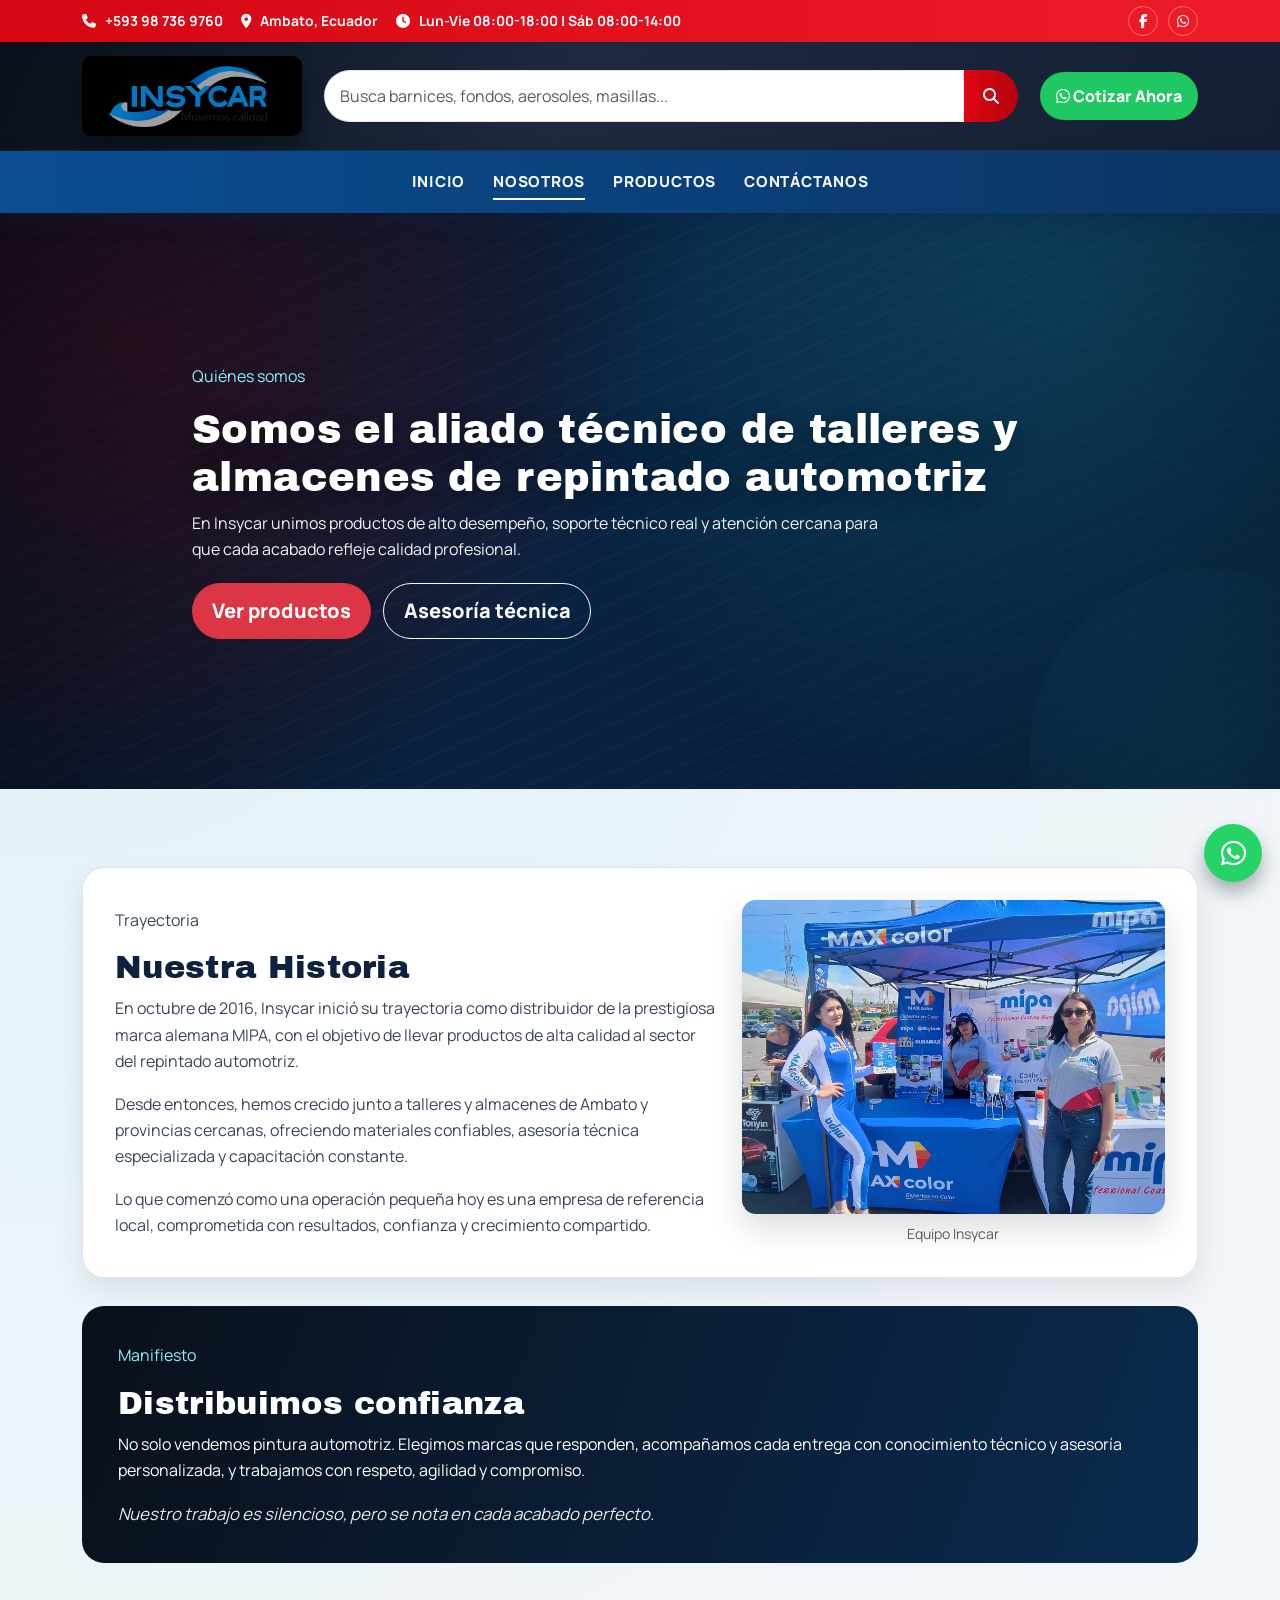
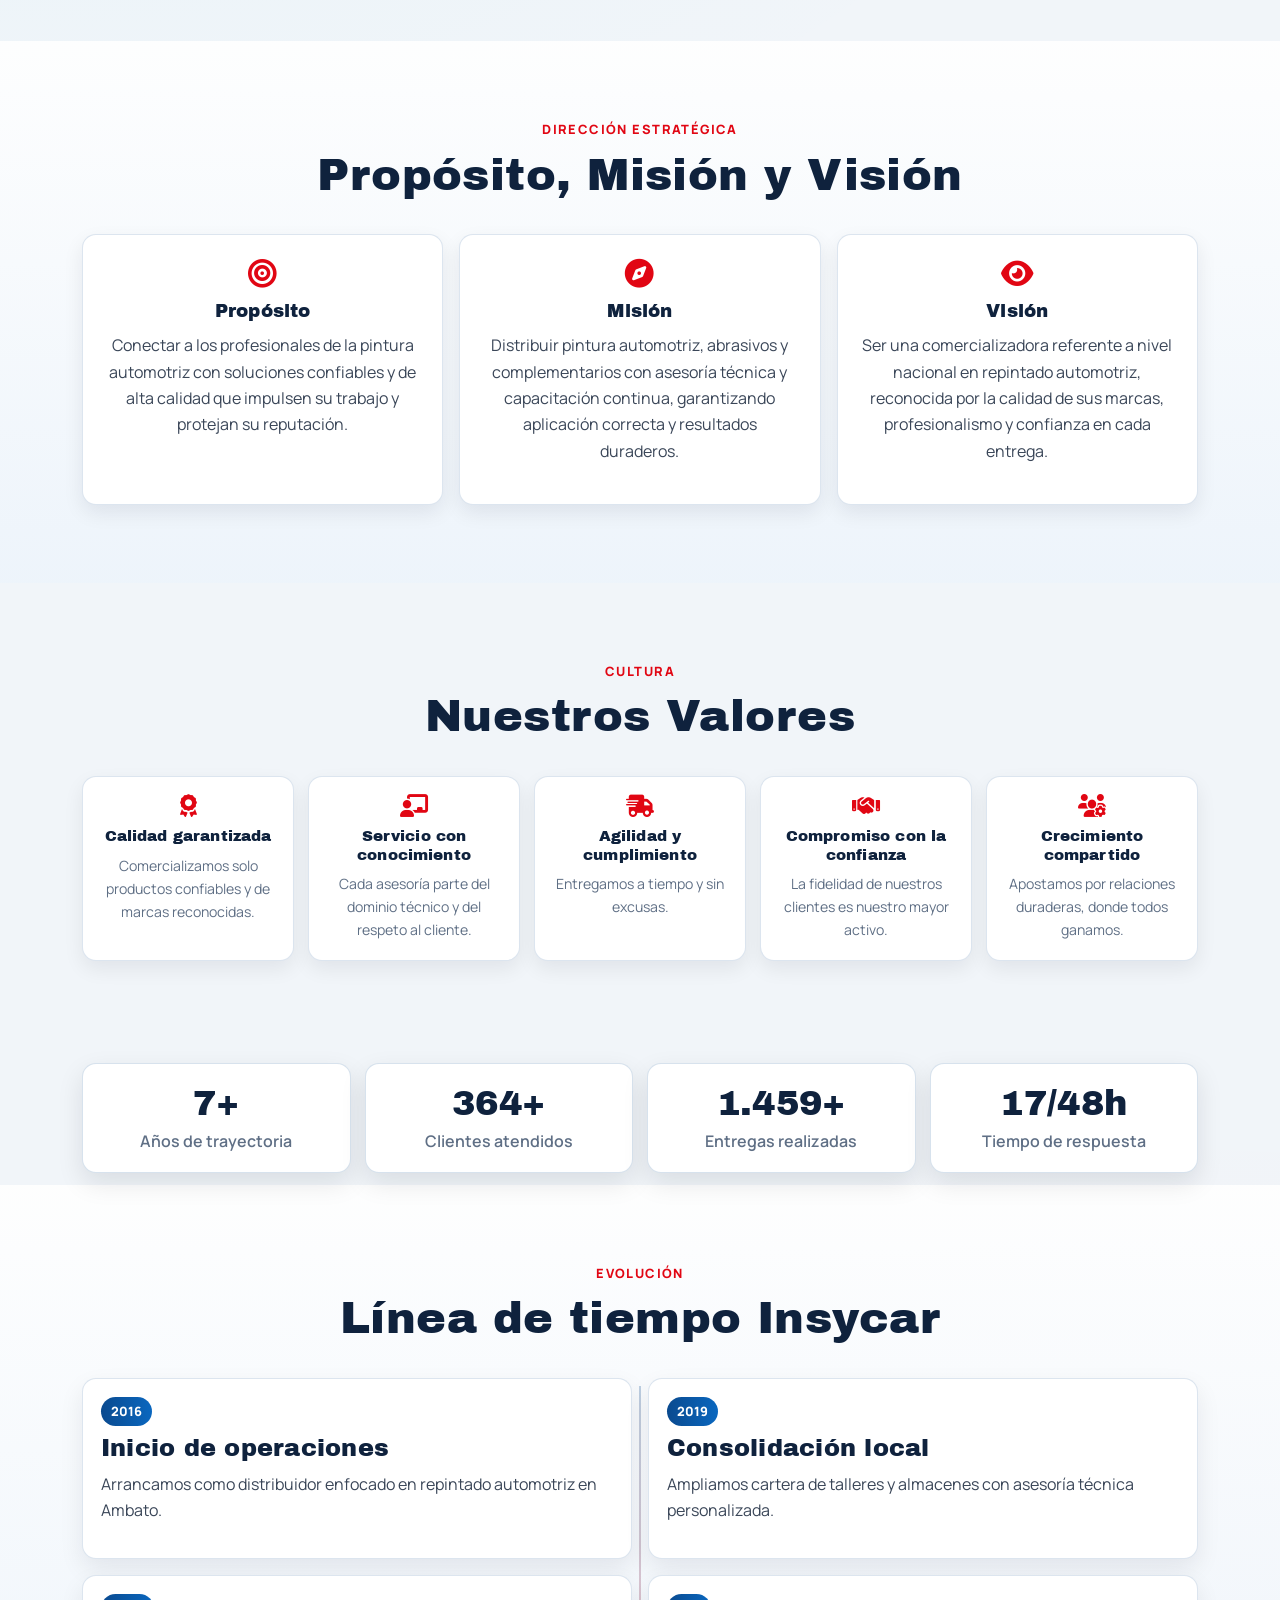
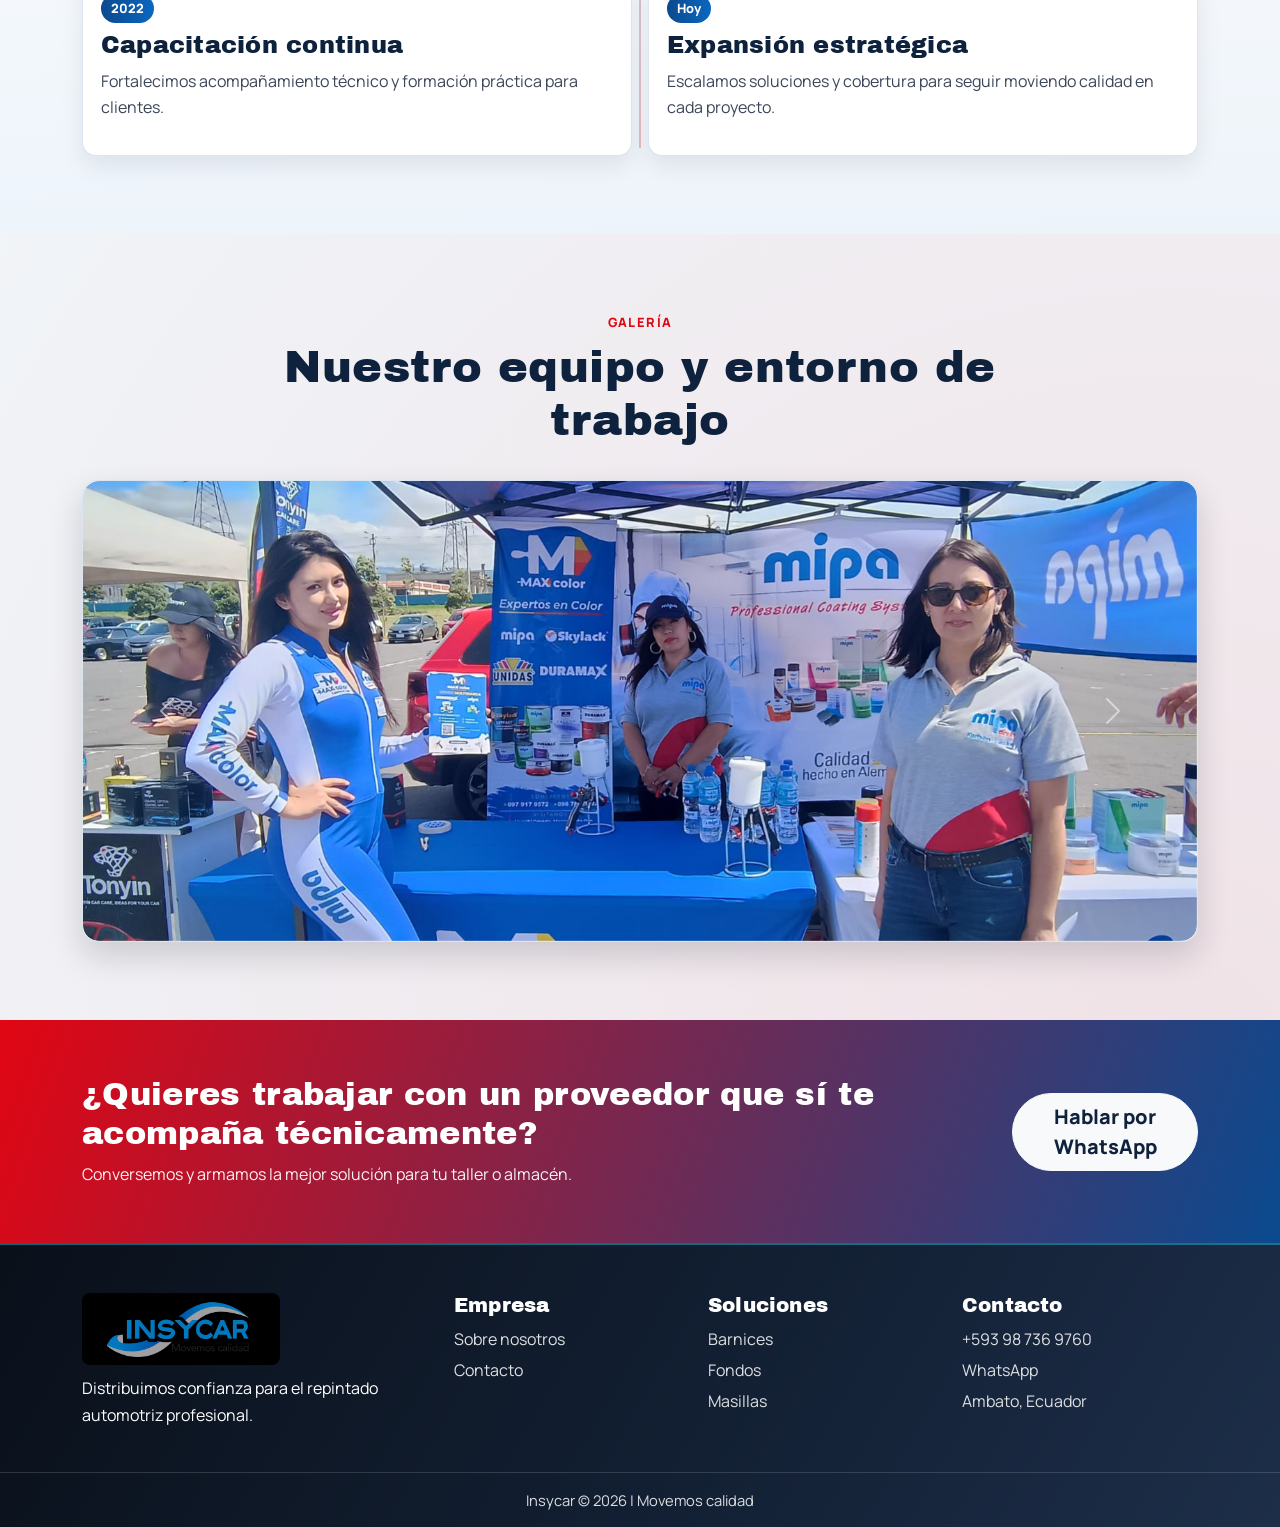
<file: sobreNosotors.html>
<!DOCTYPE html>
<html lang="es">

<head>
    <meta charset="UTF-8">
    <meta name="viewport" content="width=device-width, initial-scale=1.0">
    <meta name="description"
        content="Conoce a Insycar: historia, manifiesto, propósito, misión, visión y valores para el repintado automotriz profesional.">
    <title>Nosotros - Insycar</title>

    <link href="https://cdn.jsdelivr.net/npm/bootstrap@5.3.0/dist/css/bootstrap.min.css" rel="stylesheet">
    <link rel="stylesheet" href="https://cdnjs.cloudflare.com/ajax/libs/font-awesome/6.4.0/css/all.min.css">
    <link
        href="https://fonts.googleapis.com/css2?family=Archivo+Black&family=Manrope:wght@400;500;600;700;800&display=swap"
        rel="stylesheet">
    <link rel="stylesheet" href="css/styles.css">
    <link rel="icon" href="images/InsycarLogo.jpg">
</head>

<body>

    <div class="utility-bar">
        <div class="container utility-content">
            <div class="utility-left">
                <span><i class="fa-solid fa-phone"></i> +593 98 736 9760</span>
                <span><i class="fa-solid fa-location-dot"></i> Ambato, Ecuador</span>
                <span><i class="fa-solid fa-clock"></i> Lun-Vie 08:00-18:00 | Sáb 08:00-14:00</span>
            </div>
            <div class="utility-right">
                <a href="https://www.facebook.com/share/19xnrtgcd5/" target="_blank" aria-label="Facebook"><i
                        class="fab fa-facebook-f"></i></a>
                <a href="https://wa.me/593987369760" target="_blank" aria-label="WhatsApp"><i
                        class="fab fa-whatsapp"></i></a>
            </div>
        </div>
    </div>

    <header class="main-header">
        <div class="container header-grid">
            <a href="index.html" class="brand">
                <img src="images/InsycarLogo.jpg" alt="Insycar - Movemos calidad" class="logo-hover">
            </a>

            <div class="search-bar">
                <form id="searchForm" class="d-flex">
                    <input type="text" id="searchInput" class="form-control"
                        placeholder="Busca barnices, fondos, aerosoles, masillas...">
                    <button type="submit" class="btn btn-danger"><i class="fas fa-search"></i></button>
                </form>
            </div>

            <a href="https://wa.me/593987369760?text=Hola%20Insycar,%20quiero%20una%20cotización" target="_blank"
                class="header-cta">
                <i class="fab fa-whatsapp"></i> Cotizar Ahora
            </a>
        </div>
    </header>

    <nav class="main-nav">
        <div class="container nav-wrapper">
            <button class="nav-toggler" id="navToggler" aria-label="Abrir menú">
                <span></span><span></span><span></span>
            </button>
            <div class="nav-links" id="navMenu">
                <a href="index.html">Inicio</a>
                <a href="sobreNosotors.html">Nosotros</a>
                <a href="productos.html">Productos</a>
                <a href="contatanos.html">Contáctanos</a>
            </div>
        </div>
    </nav>

    <section class="about-hero about-hero-v2">
        <div class="container about-hero-content reveal">
            <p class="mini">Quiénes somos</p>
            <h1>Somos el aliado técnico de talleres y almacenes de repintado automotriz</h1>
            <p>
                En Insycar unimos productos de alto desempeño, soporte técnico real y atención cercana para que cada
                acabado refleje calidad profesional.
            </p>
            <div class="about-hero-actions">
                <a href="productos.html" class="btn btn-danger btn-lg">Ver productos</a>
                <a href="https://wa.me/593987369760?text=Hola%20Insycar,%20quiero%20asesoría%20técnica" target="_blank"
                    class="btn btn-outline-light btn-lg">
                    Asesoría técnica
                </a>
            </div>
        </div>
    </section>

    <section class="section-pad">
        <div class="container">
            <div class="about-story-card reveal">
                <div class="row align-items-center g-4">
                    <div class="col-lg-7">
                        <p class="mini">Trayectoria</p>
                        <h2>Nuestra Historia</h2>
                        <p>
                            En octubre de 2016, Insycar inició su trayectoria como distribuidor de la prestigiosa marca
                            alemana MIPA,
                            con el objetivo de llevar productos de alta calidad al sector del repintado automotriz.
                        </p>
                        <p>
                            Desde entonces, hemos crecido junto a talleres y almacenes de Ambato y provincias cercanas,
                            ofreciendo materiales confiables, asesoría técnica especializada y capacitación constante.
                        </p>
                        <p class="mb-0">
                            Lo que comenzó como una operación pequeña hoy es una empresa de referencia local,
                            comprometida con resultados, confianza y crecimiento compartido.
                        </p>
                    </div>
                    <div class="col-lg-5 text-center">
                        <img src="images/historia.jpeg" alt="Equipo Insycar" class="img-fluid about-story-img">
                        <p class="text-muted small mt-2 mb-0">Equipo Insycar</p>
                    </div>
                </div>
            </div>

            <div class="about-manifesto reveal">
                <p class="mini">Manifiesto</p>
                <h2>Distribuimos confianza</h2>
                <p>
                    No solo vendemos pintura automotriz. Elegimos marcas que responden, acompañamos cada entrega
                    con conocimiento técnico y asesoría personalizada, y trabajamos con respeto, agilidad y compromiso.
                </p>
                <p class="mb-0 strong-line">
                    Nuestro trabajo es silencioso, pero se nota en cada acabado perfecto.
                </p>
            </div>
        </div>
    </section>

    <section class="section-pad soft-bg">
        <div class="container">
            <div class="section-head reveal">
                <p class="mini">Dirección estratégica</p>
                <h2>Propósito, Misión y Visión</h2>
            </div>

            <div class="pmv-grid">
                <article class="pmv-card reveal">
                    <i class="fas fa-bullseye"></i>
                    <h3>Propósito</h3>
                    <p>
                        Conectar a los profesionales de la pintura automotriz con soluciones confiables y de alta
                        calidad
                        que impulsen su trabajo y protejan su reputación.
                    </p>
                </article>

                <article class="pmv-card reveal">
                    <i class="fas fa-compass"></i>
                    <h3>Misión</h3>
                    <p>
                        Distribuir pintura automotriz, abrasivos y complementarios con asesoría técnica y capacitación
                        continua,
                        garantizando aplicación correcta y resultados duraderos.
                    </p>
                </article>

                <article class="pmv-card reveal">
                    <i class="fas fa-eye"></i>
                    <h3>Visión</h3>
                    <p>
                        Ser una comercializadora referente a nivel nacional en repintado automotriz, reconocida por la
                        calidad
                        de sus marcas, profesionalismo y confianza en cada entrega.
                    </p>
                </article>
            </div>
        </div>
    </section>

    <section class="section-pad">
        <div class="container">
            <div class="section-head reveal">
                <p class="mini">Cultura</p>
                <h2>Nuestros Valores</h2>
            </div>

            <div class="about-values-grid">
                <article class="about-value reveal">
                    <i class="fas fa-award"></i>
                    <h4>Calidad garantizada</h4>
                    <p>Comercializamos solo productos confiables y de marcas reconocidas.</p>
                </article>
                <article class="about-value reveal">
                    <i class="fas fa-chalkboard-teacher"></i>
                    <h4>Servicio con conocimiento</h4>
                    <p>Cada asesoría parte del dominio técnico y del respeto al cliente.</p>
                </article>
                <article class="about-value reveal">
                    <i class="fas fa-truck-fast"></i>
                    <h4>Agilidad y cumplimiento</h4>
                    <p>Entregamos a tiempo y sin excusas.</p>
                </article>
                <article class="about-value reveal">
                    <i class="fas fa-handshake"></i>
                    <h4>Compromiso con la confianza</h4>
                    <p>La fidelidad de nuestros clientes es nuestro mayor activo.</p>
                </article>
                <article class="about-value reveal">
                    <i class="fas fa-users-gear"></i>
                    <h4>Crecimiento compartido</h4>
                    <p>Apostamos por relaciones duraderas, donde todos ganamos.</p>
                </article>
            </div>
        </div>
    </section>

    <section class="about-kpis section-pad reveal">
        <div class="container">
            <div class="kpi-grid">
                <article class="kpi-card">
                    <h3><span class="counter" data-target="10">0</span>+</h3>
                    <p>Años de trayectoria</p>
                </article>
                <article class="kpi-card">
                    <h3><span class="counter" data-target="500">0</span>+</h3>
                    <p>Clientes atendidos</p>
                </article>
                <article class="kpi-card">
                    <h3><span class="counter" data-target="2000">0</span>+</h3>
                    <p>Entregas realizadas</p>
                </article>
                <article class="kpi-card">
                    <h3><span class="counter" data-target="24">0</span>/48h</h3>
                    <p>Tiempo de respuesta</p>
                </article>
            </div>
        </div>
    </section>

    <section class="section-pad soft-bg">
        <div class="container">
            <div class="section-head reveal">
                <p class="mini">Evolución</p>
                <h2>Línea de tiempo Insycar</h2>
            </div>

            <div class="about-timeline">
                <article class="timeline-item reveal">
                    <span class="timeline-year">2016</span>
                    <h4>Inicio de operaciones</h4>
                    <p>Arrancamos como distribuidor enfocado en repintado automotriz en Ambato.</p>
                </article>
                <article class="timeline-item reveal">
                    <span class="timeline-year">2019</span>
                    <h4>Consolidación local</h4>
                    <p>Ampliamos cartera de talleres y almacenes con asesoría técnica personalizada.</p>
                </article>
                <article class="timeline-item reveal">
                    <span class="timeline-year">2022</span>
                    <h4>Capacitación continua</h4>
                    <p>Fortalecimos acompañamiento técnico y formación práctica para clientes.</p>
                </article>
                <article class="timeline-item reveal">
                    <span class="timeline-year">Hoy</span>
                    <h4>Expansión estratégica</h4>
                    <p>Escalamos soluciones y cobertura para seguir moviendo calidad en cada proyecto.</p>
                </article>
            </div>
        </div>
    </section>

    <section class="section-pad">
        <div class="container">
            <div class="section-head reveal">
                <p class="mini">Galería</p>
                <h2>Nuestro equipo y entorno de trabajo</h2>
            </div>

            <div id="aboutGallery" class="carousel slide gallery-carousel reveal" data-bs-ride="carousel">
                <div class="carousel-inner rounded-4 overflow-hidden">
                    <div class="carousel-item active">
                        <img src="images/historia.jpeg" class="d-block w-100 gallery-img" alt="Equipo Insycar">
                    </div>
                    <div class="carousel-item">
                        <img src="images/Mipa_image.jpeg" class="d-block w-100 gallery-img" alt="Portafolio de productos">
                    </div>
                    <div class="carousel-item">
                        <img src="images/interface.png" class="d-block w-100 gallery-img" alt="Área técnica y proceso">
                    </div>
                </div>
                <button class="carousel-control-prev" type="button" data-bs-target="#aboutGallery" data-bs-slide="prev">
                    <span class="carousel-control-prev-icon"></span>
                    <span class="visually-hidden">Anterior</span>
                </button>
                <button class="carousel-control-next" type="button" data-bs-target="#aboutGallery" data-bs-slide="next">
                    <span class="carousel-control-next-icon"></span>
                    <span class="visually-hidden">Siguiente</span>
                </button>
            </div>
        </div>
    </section>

    <section class="cta-band reveal">
        <div class="container cta-band-content">
            <div>
                <h2>¿Quieres trabajar con un proveedor que sí te acompaña técnicamente?</h2>
                <p>Conversemos y armamos la mejor solución para tu taller o almacén.</p>
            </div>
            <a href="https://wa.me/593987369760?text=Hola%20Insycar,%20quiero%20información%20sobre%20sus%20soluciones"
                target="_blank" class="btn btn-light btn-lg">
                Hablar por WhatsApp
            </a>
        </div>
    </section>

    <footer class="footer-pro">
        <div class="container footer-grid">
            <div>
                <img src="images/InsycarLogo.jpg" alt="Insycar" class="footer-logo">
                <p>Distribuimos confianza para el repintado automotriz profesional.</p>
            </div>
            <div>
                <h5>Empresa</h5>
                <ul>
                    <li><a href="sobreNosotors.html">Sobre nosotros</a></li>
                    <li><a href="contatanos.html">Contacto</a></li>
                </ul>
            </div>
            <div>
                <h5>Soluciones</h5>
                <ul>
                    <li><a href="productos.html">Barnices</a></li>
                    <li><a href="productos.html">Fondos</a></li>
                    <li><a href="productos.html">Masillas</a></li>
                </ul>
            </div>
            <div>
                <h5>Contacto</h5>
                <ul>
                    <li><a href="tel:+593987369760">+593 98 736 9760</a></li>
                    <li><a href="https://wa.me/593987369760" target="_blank">WhatsApp</a></li>
                    <li>Ambato, Ecuador</li>
                </ul>
            </div>
        </div>
        <div class="footer-bottom">
            Insycar © 2026 | Movemos calidad
        </div>
    </footer>

    <div class="whatsapp-float">
        <a href="https://wa.me/593987369760" target="_blank" aria-label="WhatsApp">
            <i class="fab fa-whatsapp"></i>
        </a>
    </div>

    <script src="https://cdn.jsdelivr.net/npm/bootstrap@5.3.0/dist/js/bootstrap.bundle.min.js"></script>
    <script src="js/scripts.js"></script>
</body>

</html>
</file>
<file: css/styles.css>
/* ====================== DISEÑO GLOBAL ====================== */
:root {
    --insy-red: #e10613;
    --insy-blue: #0a4a8f;
    --insy-cyan: #22d1ee;
    --insy-navy: #0a101a;
    --insy-navy-2: #131f33;
    --insy-soft: #f1f5f9;
    --insy-text: #3a4658;
    --insy-white: #ffffff;
    --insy-shadow: 0 18px 40px rgba(10, 18, 34, 0.18);
    --radius-md: 14px;
    --radius-lg: 22px;
}

html {
    scroll-behavior: smooth;
}

body {
    margin: 0;
    font-family: 'Manrope', sans-serif;
    color: var(--insy-text);
    background:
        radial-gradient(circle at 5% 10%, rgba(34, 209, 238, 0.08), transparent 32%),
        radial-gradient(circle at 92% 90%, rgba(225, 6, 19, 0.08), transparent 35%),
        var(--insy-soft);
    overflow-x: hidden;
}

h1,
h2,
h3,
h4,
h5 {
    font-family: 'Archivo Black', sans-serif;
    letter-spacing: 0.01em;
    color: #0f223d;
}

p {
    line-height: 1.65;
}

a {
    text-decoration: none;
}

.utility-bar {
    background: linear-gradient(90deg, #d50512, #ef1d29);
    color: #fff;
    font-size: 0.87rem;
    font-weight: 700;
}

.utility-content {
    min-height: 42px;
    display: flex;
    align-items: center;
    justify-content: space-between;
    gap: 14px;
}

.utility-left {
    display: flex;
    gap: 18px;
    flex-wrap: wrap;
}

.utility-left i {
    margin-right: 6px;
}

.utility-right {
    display: flex;
    gap: 10px;
}

.utility-right a {
    color: #fff;
    width: 30px;
    height: 30px;
    border: 1px solid rgba(255, 255, 255, 0.35);
    border-radius: 50%;
    display: grid;
    place-items: center;
    transition: transform 0.2s ease, background 0.2s ease;
}

.utility-right a:hover {
    transform: translateY(-2px);
    background: rgba(255, 255, 255, 0.15);
}

.main-header {
    background: linear-gradient(115deg, var(--insy-navy) 0%, #1d2a3e 45%, var(--insy-navy-2) 100%);
    border-bottom: 1px solid rgba(255, 255, 255, 0.08);
}

.header-grid {
    min-height: 108px;
    display: grid;
    grid-template-columns: 220px 1fr auto;
    align-items: center;
    gap: 22px;
}

.brand img {
    width: 100%;
    max-width: 220px;
    border-radius: 10px;
}

.logo-hover {
    box-shadow: 0 12px 24px rgba(0, 0, 0, 0.38);
    transition: transform 0.25s ease;
}

.logo-hover:hover {
    transform: translateY(-2px) scale(1.03);
}

.search-bar .form-control {
    border-radius: 999px 0 0 999px;
    border: none;
    padding: 0.9rem 1rem;
    box-shadow: inset 0 0 0 1px rgba(18, 33, 56, 0.12);
}

.search-bar .form-control:focus {
    box-shadow: 0 0 0 0.2rem rgba(34, 209, 238, 0.22);
}

.search-bar .btn {
    border-radius: 0 999px 999px 0;
    padding: 0.9rem 1.2rem;
    background: linear-gradient(90deg, #e10613, #b3040f);
    border: none;
}

.header-cta {
    background: #20c863;
    color: #fff;
    font-weight: 800;
    padding: 0.78rem 1rem;
    border-radius: 999px;
    white-space: nowrap;
    transition: transform 0.2s ease, box-shadow 0.2s ease;
}

.header-cta:hover {
    transform: translateY(-2px);
    box-shadow: 0 10px 24px rgba(9, 112, 55, 0.35);
    color: #fff;
}

.main-nav {
    background: linear-gradient(90deg, #0a4d92, #0b3564);
    position: sticky;
    top: 0;
    z-index: 1100;
    box-shadow: 0 8px 20px rgba(11, 37, 69, 0.3);
}

.nav-links {
    min-height: 62px;
    display: flex;
    align-items: center;
    justify-content: center;
    gap: 28px;
}

.nav-links a {
    color: #f5f9ff;
    font-size: 0.95rem;
    font-weight: 800;
    letter-spacing: 0.05em;
    text-transform: uppercase;
    position: relative;
}

.nav-links a::after {
    content: "";
    position: absolute;
    left: 0;
    bottom: -7px;
    width: 0;
    height: 2px;
    background: #fff;
    transition: width 0.24s ease;
}

.nav-links a:hover::after {
    width: 100%;
}

.hero-pro {
    min-height: calc(100vh - 210px);
    position: relative;
    background: url('../images/heroimage2.jpg') center center / cover no-repeat;
    display: flex;
    align-items: center;
    isolation: isolate;
}

.hero-overlay {
    position: absolute;
    inset: 0;
    background: linear-gradient(106deg, rgba(5, 11, 18, 0.9) 5%, rgba(5, 11, 18, 0.58) 46%, rgba(5, 11, 18, 0.2) 100%);
    z-index: -1;
}

.hero-content {
    padding: 70px 12px;
}

.hero-left {
    max-width: 760px;
    color: #fff;
}

.hero-kicker {
    color: #7ce2f3;
    text-transform: uppercase;
    letter-spacing: 0.09em;
    font-weight: 800;
    font-size: 0.8rem;
    margin-bottom: 14px;
}

.hero-left h1 {
    color: #fff;
    font-size: clamp(2rem, 5vw, 4.2rem);
    line-height: 1.03;
    margin-bottom: 18px;
}

.hero-sub {
    font-size: 1.15rem;
    max-width: 64ch;
    margin-bottom: 30px;
}

.hero-actions {
    display: flex;
    flex-wrap: wrap;
    gap: 12px;
    margin-bottom: 26px;
}

.hero-actions .btn {
    border-radius: 999px;
    padding: 0.78rem 1.25rem;
    font-weight: 800;
}

.hero-actions .btn-outline-light {
    border-width: 2px;
}

.hero-metrics {
    display: grid;
    grid-template-columns: repeat(3, minmax(100px, 1fr));
    gap: 14px;
    max-width: 640px;
}

.hero-metrics div {
    background: rgba(255, 255, 255, 0.1);
    border: 1px solid rgba(124, 226, 243, 0.3);
    border-radius: 14px;
    padding: 12px 14px;
}

.hero-metrics strong {
    display: block;
    font-size: 1.35rem;
    color: #fff;
}

.hero-metrics span {
    font-size: 0.84rem;
    color: rgba(255, 255, 255, 0.88);
}

.trust-strip {
    background: #ffffff;
    border-top: 1px solid rgba(10, 74, 143, 0.1);
    border-bottom: 1px solid rgba(10, 74, 143, 0.1);
}

.trust-grid {
    min-height: 76px;
    display: grid;
    grid-template-columns: repeat(3, 1fr);
    gap: 18px;
    align-items: center;
    font-weight: 700;
    color: #173962;
}

.trust-grid i {
    margin-right: 8px;
    color: var(--insy-red);
}

.section-pad {
    padding: 78px 0;
}

.soft-bg {
    background: linear-gradient(180deg, rgba(255, 255, 255, 0.9) 0%, rgba(237, 244, 251, 0.9) 100%);
}

.section-head {
    text-align: center;
    max-width: 760px;
    margin: 0 auto 32px;
}

.section-head .mini {
    color: #e10613;
    text-transform: uppercase;
    letter-spacing: 0.11em;
    font-weight: 800;
    font-size: 0.8rem;
    margin-bottom: 8px;
}

.section-head h2 {
    font-size: clamp(1.6rem, 4vw, 2.8rem);
    margin-bottom: 8px;
}

.category-cards {
    display: grid;
    grid-template-columns: repeat(4, 1fr);
    gap: 16px;
}

.cat-card {
    background: #fff;
    border-radius: var(--radius-md);
    border: 1px solid rgba(10, 74, 143, 0.14);
    box-shadow: 0 8px 20px rgba(10, 18, 34, 0.1);
    padding: 18px;
    color: inherit;
    transition: transform 0.25s ease, box-shadow 0.25s ease, border-color 0.25s ease;
}

.cat-card:hover {
    transform: translateY(-6px);
    box-shadow: var(--insy-shadow);
    border-color: rgba(225, 6, 19, 0.3);
}

.cat-card img {
    max-height: 130px;
    width: auto;
    display: block;
    margin: 0 auto 12px;
}

.cat-card h3 {
    font-size: 1.1rem;
    margin-bottom: 8px;
    text-align: center;
}

.cat-card p {
    text-align: center;
    margin-bottom: 0;
}

.value-grid {
    display: grid;
    grid-template-columns: repeat(4, 1fr);
    gap: 16px;
}

.value-card {
    background: #fff;
    border: 1px solid rgba(10, 74, 143, 0.14);
    border-radius: var(--radius-md);
    padding: 18px;
    box-shadow: 0 8px 20px rgba(10, 18, 34, 0.08);
}

.value-card i {
    color: var(--insy-red);
    font-size: 1.5rem;
    margin-bottom: 10px;
}

.value-card h3 {
    font-size: 1.06rem;
    margin-bottom: 6px;
}

.testimonials-grid {
    display: grid;
    grid-template-columns: repeat(3, 1fr);
    gap: 16px;
}

.testimonial {
    background: #fff;
    border: 1px solid rgba(10, 74, 143, 0.15);
    border-radius: var(--radius-md);
    padding: 22px;
    box-shadow: 0 8px 20px rgba(10, 18, 34, 0.08);
    position: relative;
}

.testimonial::before {
    content: "“";
    position: absolute;
    top: -14px;
    left: 14px;
    font-size: 3rem;
    color: rgba(10, 74, 143, 0.2);
    line-height: 1;
}

.testimonial h4 {
    font-size: 1rem;
    margin: 10px 0 0;
}

.testimonial span {
    color: #62748a;
    font-size: 0.88rem;
}

.pro-accordion .accordion-item {
    border: 1px solid rgba(10, 74, 143, 0.18);
    border-radius: 12px;
    overflow: hidden;
    margin-bottom: 12px;
    box-shadow: 0 8px 20px rgba(10, 18, 34, 0.08);
}

.pro-accordion .accordion-button {
    font-weight: 700;
    color: #173962;
}

.pro-accordion .accordion-button:not(.collapsed) {
    background: rgba(34, 209, 238, 0.12);
    color: #0f223d;
}

.cta-band {
    background: linear-gradient(110deg, #e10613 0%, #0a4a8f 100%);
    color: #fff;
    padding: 56px 0;
}

.cta-band-content {
    display: flex;
    align-items: center;
    justify-content: space-between;
    gap: 16px;
}

.cta-band h2 {
    color: #fff;
    margin-bottom: 8px;
}

.cta-band p {
    margin-bottom: 0;
    opacity: 0.95;
}

.cta-band .btn {
    border-radius: 999px;
    font-weight: 800;
    color: #0f223d;
}

.footer-pro {
    background: linear-gradient(120deg, #0a101a 0%, #121f32 54%, #1d2e49 100%);
    color: #fff;
    padding-top: 48px;
    margin-top: 0;
    border-top: 2px solid rgba(34, 209, 238, 0.4);
}

.footer-grid {
    display: grid;
    grid-template-columns: 1.5fr 1fr 1fr 1fr;
    gap: 18px;
}

.footer-logo {
    max-height: 72px;
    border-radius: 8px;
    margin-bottom: 10px;
}

.footer-pro h5 {
    color: #fff;
    margin-bottom: 10px;
}

.footer-pro ul {
    list-style: none;
    padding: 0;
    margin: 0;
}

.footer-pro li {
    margin-bottom: 7px;
    color: rgba(255, 255, 255, 0.85);
}

.footer-pro a {
    color: rgba(255, 255, 255, 0.86);
}

.footer-pro a:hover {
    color: var(--insy-cyan);
}

.footer-bottom {
    margin-top: 28px;
    border-top: 1px solid rgba(255, 255, 255, 0.14);
    padding: 16px 0;
    text-align: center;
    font-size: 0.92rem;
    color: rgba(255, 255, 255, 0.85);
}

.whatsapp-float {
    position: fixed;
    right: 18px;
    bottom: 18px;
    z-index: 1300;
    animation: float 4.6s ease-in-out infinite;
}

.whatsapp-float img {
    width: 58px;
    filter: drop-shadow(0 10px 18px rgba(0, 0, 0, 0.3));
}

@keyframes float {
    0% { transform: translateY(0); }
    50% { transform: translateY(-7px); }
    100% { transform: translateY(0); }
}

.reveal {
    opacity: 0;
    transform: translateY(18px);
    transition: opacity 0.65s ease, transform 0.65s ease;
}

.reveal.show {
    opacity: 1;
    transform: translateY(0);
}

@media (max-width: 1200px) {
    .category-cards { grid-template-columns: repeat(2, 1fr); }
    .value-grid { grid-template-columns: repeat(2, 1fr); }
}

@media (max-width: 991px) {
    .utility-content {
        flex-direction: row;
        flex-wrap: wrap;
        padding: 6px 0;
        gap: 6px;
        align-items: center;
    }

    .utility-left {
        flex-wrap: wrap;
        gap: 10px;
    }

    .header-grid {
        grid-template-columns: 1fr;
        gap: 12px;
        padding: 14px 0;
    }

    .brand {
        display: flex;
        justify-content: center;
    }

    .header-cta {
        justify-self: center;
    }

    .main-nav {
        position: static;
    }

    .nav-links {
        flex-wrap: wrap;
        gap: 16px;
        padding: 10px 0;
    }

    .hero-pro {
        min-height: 78vh;
        background-attachment: scroll;
    }

    .hero-metrics {
        grid-template-columns: 1fr;
        max-width: 340px;
    }

    .trust-grid {
        grid-template-columns: 1fr;
        padding: 14px 0;
    }

    .testimonials-grid {
        grid-template-columns: 1fr;
    }

    .cta-band-content {
        flex-direction: column;
        align-items: flex-start;
    }

    .footer-grid {
        grid-template-columns: 1fr;
    }
}

@media (max-width: 600px) {
    .section-pad {
        padding: 58px 0;
    }

    .hero-sub {
        font-size: 1.02rem;
    }

    .hero-actions .btn {
        width: 100%;
    }

    .category-cards,
    .value-grid {
        grid-template-columns: 1fr;
    }
}




/* ===== ABOUT HERO V2 (fondo limpio) ===== */
.about-hero-v2 {
    min-height: 64vh;
    display: flex;
    align-items: center;
    position: relative;
    overflow: hidden;
    isolation: isolate;
    background:
        radial-gradient(circle at 10% 22%, rgba(225, 6, 19, 0.3), rgba(225, 6, 19, 0) 42%),
        radial-gradient(circle at 84% 14%, rgba(34, 209, 238, 0.26), rgba(34, 209, 238, 0) 46%),
        linear-gradient(112deg, #061224 0%, #0a2b50 48%, #0d3a67 100%);
}

.about-hero-v2::before {
    content: "";
    position: absolute;
    inset: 0;
    background:
        linear-gradient(120deg, rgba(2, 9, 18, 0.66), rgba(2, 9, 18, 0.22) 45%, rgba(2, 9, 18, 0.62)),
        repeating-linear-gradient(
            -24deg,
            rgba(255, 255, 255, 0.03) 0,
            rgba(255, 255, 255, 0.03) 2px,
            transparent 2px,
            transparent 22px
        );
    pointer-events: none;
}

.about-hero-v2::after {
    content: "";
    position: absolute;
    width: 360px;
    height: 360px;
    border-radius: 50%;
    right: -110px;
    bottom: -140px;
    background: radial-gradient(circle, rgba(34, 209, 238, 0.2), rgba(34, 209, 238, 0));
    z-index: -1;
}

.about-hero-v2 .about-hero-content {
    position: relative;
    z-index: 1;
    max-width: 920px;
}

.about-hero-v2 .mini {
    color: #8fefff;
}

.about-hero-v2 h1 {
    color: #ffffff;
    text-shadow: 0 8px 24px rgba(0, 0, 0, 0.36);
}

.about-hero-v2 p {
    color: rgba(255, 255, 255, 0.94);
    max-width: 70ch;
}

.about-hero-actions {
    margin-top: 20px;
    display: flex;
    flex-wrap: wrap;
    gap: 12px;
}

.about-hero-actions .btn {
    border-radius: 999px;
    font-weight: 800;
    padding: 0.75rem 1.2rem;
}

/* ===== KPIs ===== */
.about-kpis {
    padding-top: 24px;
    padding-bottom: 12px;
}

.kpi-grid {
    display: grid;
    grid-template-columns: repeat(4, 1fr);
    gap: 14px;
}

.kpi-card {
    background: #fff;
    border: 1px solid rgba(10, 74, 143, 0.16);
    border-radius: 14px;
    padding: 18px 14px;
    box-shadow: 0 10px 26px rgba(10, 18, 34, 0.1);
    text-align: center;
}

.kpi-card h3 {
    margin-bottom: 4px;
    font-size: clamp(1.6rem, 3.8vw, 2.2rem);
    color: #0f223d;
}

.kpi-card p {
    margin-bottom: 0;
    color: #5f6f85;
    font-weight: 600;
}

/* ===== Timeline ===== */
.about-timeline {
    position: relative;
    display: grid;
    grid-template-columns: repeat(2, 1fr);
    gap: 16px;
}

.about-timeline::before {
    content: "";
    position: absolute;
    left: 50%;
    top: 8px;
    bottom: 8px;
    width: 2px;
    background: linear-gradient(#0a4a8f, #e10613);
    opacity: 0.25;
    transform: translateX(-50%);
}

.timeline-item {
    background: #fff;
    border: 1px solid rgba(10, 74, 143, 0.14);
    border-radius: 14px;
    padding: 18px;
    box-shadow: 0 10px 24px rgba(10, 18, 34, 0.08);
    position: relative;
}

.timeline-year {
    display: inline-block;
    background: linear-gradient(90deg, #0a4a8f, #0a67bf);
    color: #fff;
    border-radius: 999px;
    padding: 5px 10px;
    font-weight: 800;
    font-size: 0.8rem;
    margin-bottom: 8px;
}

/* ===== Galería ===== */
.gallery-carousel {
    border-radius: 16px;
    border: 1px solid rgba(10, 74, 143, 0.14);
    box-shadow: 0 14px 32px rgba(10, 18, 34, 0.16);
    overflow: hidden;
    background: #fff;
}

.gallery-img {
    height: 460px;
    object-fit: cover;
}

@media (max-width: 991px) {
    .about-hero-v2 {
        min-height: 56vh;
        padding: 62px 0 58px;
    }

    .kpi-grid {
        grid-template-columns: repeat(2, 1fr);
    }

    .about-timeline {
        grid-template-columns: 1fr;
    }

    .about-timeline::before {
        display: none;
    }

    .gallery-img {
        height: 300px;
    }
}

@media (max-width: 576px) {
    .kpi-grid {
        grid-template-columns: 1fr;
    }

    .about-hero-actions .btn {
        width: 100%;
    }

    .gallery-img {
        height: 240px;
    }
}

/* ===== HAMBURGER NAV ===== */
.nav-wrapper {
    min-height: 62px;
    display: flex;
    align-items: center;
    justify-content: center;
    position: relative;
}

.nav-toggler {
    display: none;
    flex-direction: column;
    gap: 5px;
    background: none;
    border: none;
    cursor: pointer;
    padding: 8px;
    position: absolute;
    right: 0;
    top: 50%;
    transform: translateY(-50%);
}

.nav-toggler span {
    display: block;
    width: 24px;
    height: 2px;
    background: #fff;
    border-radius: 2px;
    transition: all 0.25s ease;
}

.nav-toggler.nav-open span:nth-child(1) { transform: translateY(7px) rotate(45deg); }
.nav-toggler.nav-open span:nth-child(2) { opacity: 0; }
.nav-toggler.nav-open span:nth-child(3) { transform: translateY(-7px) rotate(-45deg); }

/* ===== NAV ACTIVE STATE ===== */
.nav-links a.nav-active::after { width: 100%; }

/* ===== WHATSAPP FLOAT (icon) ===== */
.whatsapp-float a {
    display: flex;
    align-items: center;
    justify-content: center;
    width: 58px;
    height: 58px;
    background: #25d366;
    border-radius: 50%;
    color: #fff;
    font-size: 1.8rem;
    box-shadow: 0 10px 18px rgba(0, 0, 0, 0.3);
    text-decoration: none;
    transition: transform 0.2s ease, box-shadow 0.2s ease;
}

.whatsapp-float a:hover {
    transform: scale(1.08);
    box-shadow: 0 14px 24px rgba(0, 0, 0, 0.35);
    color: #fff;
}

/* ===== PRODUCTS PAGE ===== */
.products-hero {
    background: linear-gradient(110deg, var(--insy-navy) 0%, #0a2b50 100%);
    padding: 52px 0;
    text-align: center;
    color: #fff;
}

.products-hero h1 { color: #fff; font-size: clamp(1.6rem, 4vw, 2.6rem); margin-bottom: 8px; }
.products-hero p { color: rgba(255,255,255,0.85); max-width: 60ch; margin: 0 auto; }

.product-filters {
    display: flex;
    flex-wrap: wrap;
    gap: 8px;
    justify-content: center;
    padding: 28px 0 16px;
}

.filter-btn {
    background: #fff;
    border: 1.5px solid rgba(10, 74, 143, 0.2);
    border-radius: 999px;
    padding: 7px 16px;
    font-weight: 700;
    font-size: 0.88rem;
    color: var(--insy-text);
    cursor: pointer;
    font-family: 'Manrope', sans-serif;
    transition: all 0.2s ease;
}

.filter-btn:hover,
.filter-btn.active {
    background: var(--insy-red);
    border-color: var(--insy-red);
    color: #fff;
}

.category-section { margin-bottom: 48px; }

.category-section-title {
    font-size: 1.2rem;
    color: var(--insy-red);
    font-weight: 800;
    padding: 12px 0 16px;
    border-bottom: 2px solid rgba(225, 6, 19, 0.15);
    margin-bottom: 20px;
    font-family: 'Archivo Black', sans-serif;
}

.product-col { display: flex; }

.product-card {
    background: #fff;
    border: 1px solid rgba(10, 74, 143, 0.14);
    border-radius: var(--radius-md);
    box-shadow: 0 8px 20px rgba(10,18,34,0.08);
    padding: 20px 16px 16px;
    display: flex;
    flex-direction: column;
    align-items: center;
    width: 100%;
    transition: transform 0.22s ease, box-shadow 0.22s ease;
}

.product-card:hover {
    transform: translateY(-4px);
    box-shadow: var(--insy-shadow);
}

.product-card img {
    max-height: 140px;
    width: auto;
    object-fit: contain;
    margin-bottom: 12px;
}

.product-card h5 {
    font-size: 0.97rem;
    margin-bottom: 14px;
    flex: 1;
    text-align: center;
}

.btn-wa-product {
    display: inline-flex;
    align-items: center;
    gap: 6px;
    background: #25d366;
    color: #fff;
    border-radius: 999px;
    padding: 7px 14px;
    font-weight: 700;
    font-size: 0.85rem;
    text-decoration: none;
    white-space: nowrap;
    margin-top: auto;
    transition: background 0.2s ease, transform 0.2s ease;
}

.btn-wa-product:hover {
    background: #1ebe5d;
    color: #fff;
    transform: scale(1.04);
}

/* ===== CONTACT PAGE ===== */
.contact-hero {
    background: linear-gradient(110deg, var(--insy-navy) 0%, #0a2b50 100%);
    padding: 52px 0;
    text-align: center;
    color: #fff;
}

.contact-hero h1 { color: #fff; font-size: clamp(1.6rem, 4vw, 2.4rem); margin-bottom: 8px; }
.contact-hero p { color: rgba(255,255,255,0.85); }

.contact-info-card {
    background: #fff;
    border: 1px solid rgba(10, 74, 143, 0.14);
    border-radius: var(--radius-md);
    padding: 18px 20px;
    box-shadow: 0 8px 20px rgba(10,18,34,0.08);
    display: flex;
    align-items: flex-start;
    gap: 14px;
}

.contact-info-card i { color: var(--insy-red); font-size: 1.3rem; margin-top: 3px; flex-shrink: 0; }
.contact-info-card h5 { font-size: 1rem; margin-bottom: 4px; }
.contact-info-card p, .contact-info-card a { color: #5f6f85; font-size: 0.93rem; margin-bottom: 0; }

.contact-form-card {
    background: #fff;
    border: 1px solid rgba(10, 74, 143, 0.14);
    border-radius: var(--radius-lg);
    padding: 32px;
    box-shadow: 0 14px 32px rgba(10,18,34,0.1);
}

.contact-form-card .form-control {
    border-radius: 10px;
    padding: 0.75rem 1rem;
    border: 1.5px solid rgba(10, 74, 143, 0.2);
    font-family: 'Manrope', sans-serif;
}

.contact-form-card .form-control:focus {
    border-color: var(--insy-blue);
    box-shadow: 0 0 0 0.2rem rgba(10, 74, 143, 0.12);
}

.contact-wa-btn {
    display: inline-flex;
    align-items: center;
    gap: 8px;
    background: #25d366;
    color: #fff;
    border-radius: 999px;
    padding: 12px 28px;
    font-weight: 800;
    font-size: 1rem;
    text-decoration: none;
    font-family: 'Manrope', sans-serif;
    transition: background 0.2s ease, transform 0.2s ease;
}

.contact-wa-btn:hover { background: #1ebe5d; color: #fff; transform: translateY(-2px); }

/* ===== NOSOTROS - estilos faltantes ===== */
.about-story-card {
    background: #fff;
    border: 1px solid rgba(10, 74, 143, 0.14);
    border-radius: var(--radius-lg);
    padding: 32px;
    box-shadow: 0 12px 28px rgba(10,18,34,0.08);
    margin-bottom: 28px;
}

.about-story-img {
    border-radius: 14px;
    box-shadow: 0 14px 32px rgba(10,18,34,0.15);
    max-height: 320px;
    object-fit: cover;
    width: 100%;
}

.about-manifesto {
    background: linear-gradient(110deg, var(--insy-navy) 0%, #0a2b50 100%);
    border-radius: var(--radius-lg);
    padding: 36px;
    margin-top: 28px;
}

.about-manifesto .mini { color: #8fefff; }
.about-manifesto h2, .about-manifesto p { color: #fff; }
.about-manifesto .strong-line { font-style: italic; opacity: 0.9; font-size: 1.05rem; }

.pmv-grid {
    display: grid;
    grid-template-columns: repeat(3, 1fr);
    gap: 16px;
}

.pmv-card {
    background: #fff;
    border: 1px solid rgba(10, 74, 143, 0.14);
    border-radius: var(--radius-md);
    padding: 24px;
    box-shadow: 0 8px 20px rgba(10,18,34,0.08);
    text-align: center;
}

.pmv-card i { color: var(--insy-red); font-size: 1.8rem; margin-bottom: 12px; }
.pmv-card h3 { font-size: 1.15rem; margin-bottom: 10px; }

.about-values-grid {
    display: grid;
    grid-template-columns: repeat(5, 1fr);
    gap: 14px;
}

.about-value {
    background: #fff;
    border: 1px solid rgba(10, 74, 143, 0.14);
    border-radius: var(--radius-md);
    padding: 18px 14px;
    box-shadow: 0 8px 20px rgba(10,18,34,0.07);
    text-align: center;
}

.about-value i { color: var(--insy-red); font-size: 1.4rem; margin-bottom: 10px; display: block; }
.about-value h4 { font-size: 0.95rem; margin-bottom: 8px; }
.about-value p { font-size: 0.88rem; margin-bottom: 0; color: #5f6f85; }

/* ===== MOBILE NAV ===== */
@media (max-width: 768px) {
    .nav-toggler { display: flex; }

    .nav-wrapper {
        flex-wrap: wrap;
        justify-content: flex-end;
        padding: 0;
        min-height: 48px;
        align-items: center;
    }

    .nav-toggler {
        position: static;
        transform: none;
        margin: 0;
    }

    .nav-links {
        display: none;
        flex-direction: column;
        flex-wrap: nowrap;
        width: 100%;
        gap: 0;
        min-height: unset;
        justify-content: flex-start;
        align-items: flex-start;
        padding: 4px 0 10px;
    }

    .nav-links.nav-open { display: flex; }

    .nav-links a {
        padding: 13px 4px;
        border-top: 1px solid rgba(255, 255, 255, 0.1);
        width: 100%;
        font-size: 0.95rem;
    }

    .nav-links a::after { display: none; }
}

/* ===== UTILITY BAR MÓVIL ===== */
@media (max-width: 480px) {
    /* Oculta el horario en pantallas muy pequeñas */
    .utility-left span:nth-child(3) { display: none; }
    .utility-left { gap: 10px; font-size: 0.8rem; }
}

/* ===== HEADER MÓVIL ===== */
@media (max-width: 480px) {
    .header-grid {
        gap: 10px;
        padding: 10px 0;
    }
    .brand img { max-width: 160px; }
    .header-cta {
        display: flex;
        align-items: center;
        justify-content: center;
        width: 100%;
        font-size: 0.92rem;
    }
}

/* ===== HERO MÓVIL ===== */
@media (max-width: 480px) {
    .hero-content { padding: 48px 12px 90px; } /* padding-bottom evita que el botón WA tape el texto */
    .hero-left h1 { font-size: 1.75rem; }
    .hero-sub { font-size: 0.96rem; }
    .hero-metrics { max-width: 100%; }
}

/* ===== FILTROS PRODUCTOS MÓVIL: scroll horizontal ===== */
@media (max-width: 600px) {
    .product-filters {
        flex-wrap: nowrap;
        overflow-x: auto;
        justify-content: flex-start;
        -webkit-overflow-scrolling: touch;
        padding-left: 4px;
        padding-right: 4px;
        scrollbar-width: none;
    }
    .product-filters::-webkit-scrollbar { display: none; }
    .filter-btn { flex-shrink: 0; }
}

/* ===== PRODUCTS HERO MÓVIL ===== */
@media (max-width: 600px) {
    .products-hero { padding: 36px 0; }
    .contact-hero { padding: 36px 0; }
    .contact-form-card { padding: 20px 16px; }
}

/* ===== TRUST STRIP MÓVIL ===== */
@media (max-width: 600px) {
    .trust-grid { font-size: 0.88rem; gap: 12px; }
    .section-pad { padding: 48px 0; }
}

/* ===== CTA BAND MÓVIL ===== */
@media (max-width: 600px) {
    .cta-band { padding: 40px 0; }
    .cta-band .btn { width: 100%; text-align: center; }
}

/* ===== ABOUT PAGE MÓVIL ===== */
@media (max-width: 991px) {
    .pmv-grid { grid-template-columns: 1fr; }
    .about-values-grid { grid-template-columns: repeat(2, 1fr); }
    .about-story-card { padding: 20px; }
    .about-manifesto { padding: 24px; }
}

@media (max-width: 600px) {
    .about-values-grid { grid-template-columns: 1fr; }
    .kpi-grid { grid-template-columns: repeat(2, 1fr); }
}

/* ===== EVITAR DESBORDAMIENTO HORIZONTAL ===== */
html, body { overflow-x: hidden; }
img { max-width: 100%; height: auto; }
</file>
